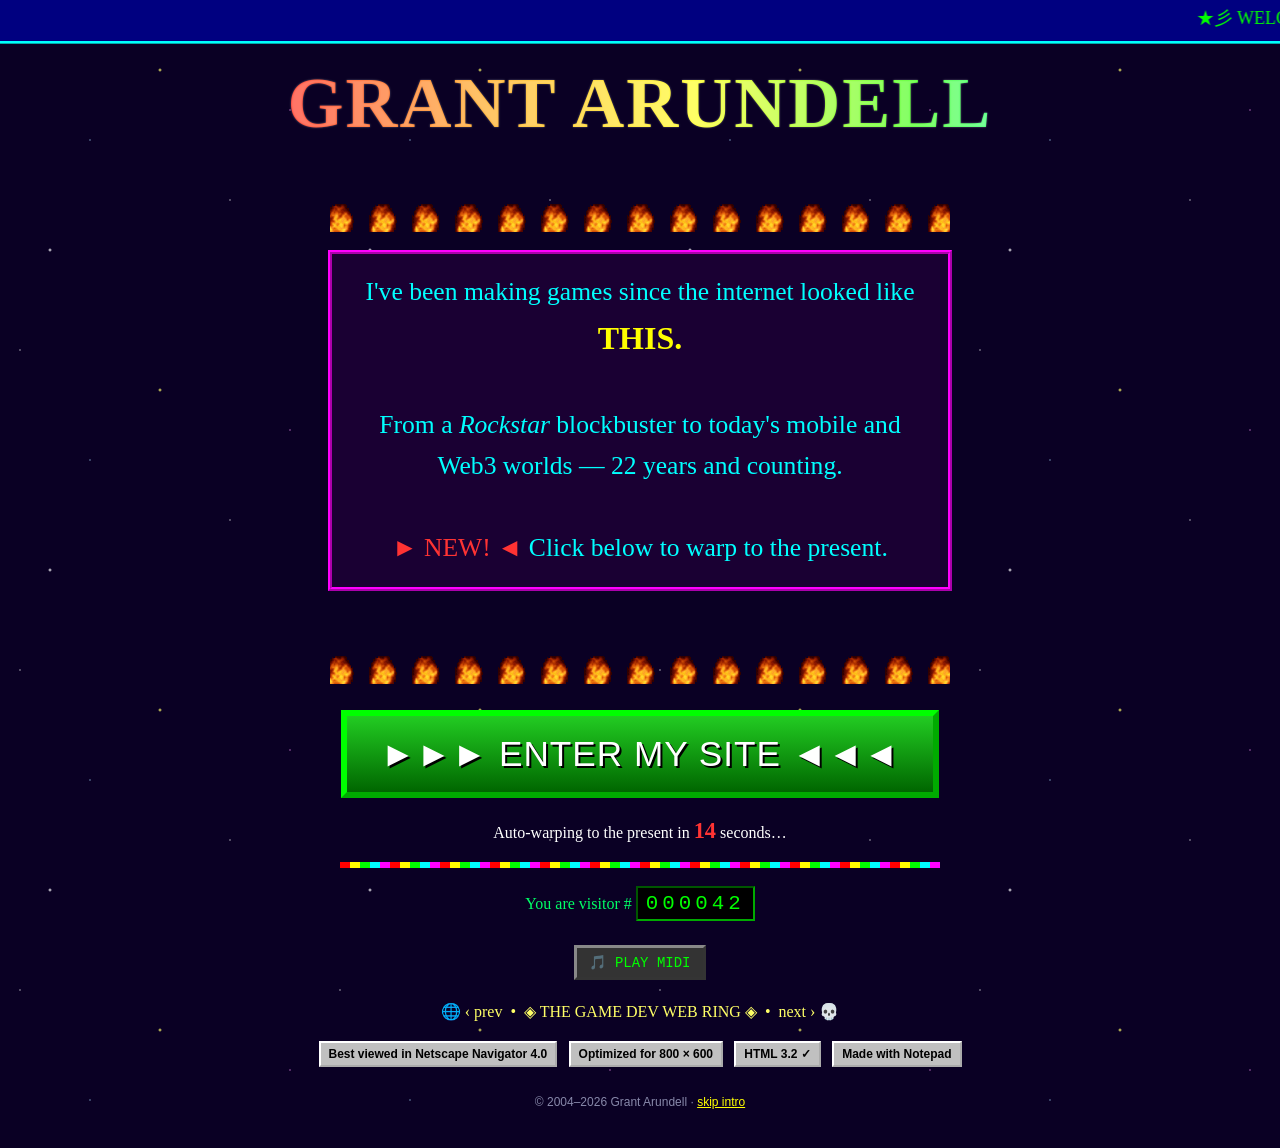
<file: index.html>
<!DOCTYPE html>
<html lang="en">
<head>
  <meta charset="UTF-8" />
  <meta name="viewport" content="width=device-width, initial-scale=1.0" />
  <title>~*~ Welcome to Grant Arundell's Homepage ~*~</title>
  <meta name="description" content="Grant Arundell has been making games since the internet looked like THIS. Enter the site." />
  <style>
    html, body { margin: 0; padding: 0; }
    body {
      background-color: #0a0024;
      background-image:
        radial-gradient(1px 1px at 20px 30px, #ffffff, transparent),
        radial-gradient(1px 1px at 90px 140px, #aaddff, transparent),
        radial-gradient(2px 2px at 160px 70px, #ffff66, transparent),
        radial-gradient(1px 1px at 230px 200px, #ffffff, transparent),
        radial-gradient(1px 1px at 290px 110px, #ff99ff, transparent),
        radial-gradient(2px 2px at 50px 250px, #ffffff, transparent);
      background-repeat: repeat;
      background-size: 320px 320px;
      font-family: "Comic Sans MS", "Comic Sans", "Chalkboard", cursive;
      color: #00ff66;
      text-align: center;
      cursor: crosshair;
      overflow-x: hidden;
    }
    a { color: #ffff00; }
    .top-marquee {
      background: #000080; color: #00ff00; border-bottom: 3px ridge #00ffff;
      font-family: "Times New Roman", serif; font-size: 18px; padding: 6px 0;
    }
    .wrap { max-width: 760px; margin: 18px auto; padding: 0 10px; }
    .title {
      font-size: clamp(2.2rem, 9vw, 4.5rem); font-weight: bold; letter-spacing: 2px;
      background: linear-gradient(90deg, #ff0000, #ff9900, #ffff00, #33ff00, #00ffff, #3366ff, #cc33ff, #ff0000);
      background-size: 200% auto;
      -webkit-background-clip: text; background-clip: text; -webkit-text-fill-color: transparent;
      animation: rainbow 6s linear infinite;
      text-shadow: 0 0 2px rgba(255,255,255,.4);
      margin: 6px 0;
    }
    @keyframes rainbow { to { background-position: 200% center; } }
    .subtitle { font-size: 1.3rem; color: #ff66ff; text-shadow: 2px 2px 0 #000; }
    .blink { animation: blink 1s steps(2, start) infinite; }
    @keyframes blink { to { visibility: hidden; } }
    .message {
      font-family: "Times New Roman", serif; font-size: clamp(1.1rem, 3.2vw, 1.6rem);
      color: #00ffff; background: #1a0033; border: 4px ridge #ff00ff;
      padding: 18px; margin: 18px auto; max-width: 580px; line-height: 1.6;
    }
    .message b { color: #ffff00; font-size: 1.25em; }
    .enter-btn {
      display: inline-block; margin: 14px 0; padding: 18px 34px;
      font-family: "Impact", "Arial Black", sans-serif; font-size: clamp(1.4rem, 5vw, 2.2rem);
      color: #ffffff; text-decoration: none;
      background: linear-gradient(#22cc22, #006600); border: 6px outset #00ff00;
      text-shadow: 2px 2px 0 #000; letter-spacing: 1px;
    }
    .enter-btn:active { border-style: inset; }
    .enter-btn:hover { background: linear-gradient(#33ff33, #009900); }
    .countdown { font-size: 1rem; color: #ffffff; margin-top: 6px; }
    .countdown b { color: #ff3333; font-size: 1.4em; }
    hr.fancy { border: 0; height: 6px; margin: 18px auto; max-width: 600px;
      background: repeating-linear-gradient(90deg, #ff0000 0 10px, #ffff00 10px 20px, #00ff00 20px 30px, #00ffff 30px 40px, #ff00ff 40px 50px); }
    .counter { font-family: "Courier New", monospace; display: inline-block; background: #000;
      color: #00ff00; border: 2px inset #00aa00; padding: 4px 8px; letter-spacing: 4px; font-size: 1.3rem; }
    .badges { margin: 16px auto; font-family: "Arial", sans-serif; font-size: 12px; color: #cccccc; }
    .badge { display: inline-block; background: #c0c0c0; color: #000; border: 2px outset #fff;
      padding: 4px 8px; margin: 4px; font-weight: bold; }
    .webring { font-family: "Times New Roman", serif; color: #ffff66; margin: 14px auto; }
    .tunes { background: #333; color: #0f0; border: 3px outset #888; font-family: monospace;
      font-size: 14px; padding: 6px 12px; cursor: pointer; margin: 8px; }
    .footer { font-size: 12px; color: #8888aa; font-family: "Arial", sans-serif; margin: 24px 0 40px; }
    .firebar { height: 75px; max-width: 620px; margin: 12px auto;
      background: url("assets/img/fire.gif") repeat-x center; image-rendering: pixelated; }
    .spin { display: inline-block; animation: spin 2.4s linear infinite; }
    @keyframes spin { to { transform: rotate(360deg); } }
    .spark { position: fixed; pointer-events: none; z-index: 9999; font-size: 14px;
      animation: fade .8s linear forwards; }
    @keyframes fade { to { opacity: 0; transform: translateY(-14px) scale(.4); } }
    @media (max-width: 600px) {
      body { cursor: default; }
      .wrap { margin: 8px auto; }
      .title { font-size: 2rem; letter-spacing: 0; line-height: 1.05; margin: 4px 0; }
      .top-marquee { font-size: 15px; padding: 4px 0; }
      .firebar { height: 34px; margin: 8px auto; }
      .message { padding: 10px 12px; font-size: 0.92rem; line-height: 1.35; margin: 8px auto; }
      .message br + br { display: none; }
      .enter-btn { display: block; white-space: nowrap; letter-spacing: 0;
        font-size: clamp(0.9rem, 4.6vw, 1.4rem); padding: 12px 8px; margin: 8px auto; }
      .countdown { margin-top: 4px; font-size: 0.95rem; }
      .counter { font-size: 1.1rem; letter-spacing: 2px; }
      .webring { font-size: 13px; }
      .badge { font-size: 11px; padding: 3px 6px; }
    }
  </style>
</head>
<body>
  <div class="top-marquee">
    <marquee scrollamount="6">★彡 WELCOME TO MY HOMEPAGE 彡★ &nbsp; You are visitor number — see below! &nbsp; ✉ Sign my guestbook! &nbsp; 🎮 Now playing: 22 years of shipping games &nbsp; ★彡 WELCOME 彡★</marquee>
  </div>

  <div class="wrap">
    <div class="title">GRANT ARUNDELL</div>
    <div class="firebar" aria-hidden="true"></div>

    <div class="message">
      I've been making games since the internet looked like <b>THIS.</b>
      <br /><br />
      From a <i>Rockstar</i> blockbuster to today's mobile and Web3 worlds — 22 years and counting.
      <br /><br />
      <span class="blink" style="color:#ff3333;">► NEW! ◄</span> Click below to warp to the present.
    </div>

    <div class="firebar" aria-hidden="true"></div>
    <a class="enter-btn" href="home.html">►►► ENTER MY SITE ◄◄◄</a>
    <p class="countdown">Auto-warping to the present in <b id="cd">15</b> seconds…</p>

    <hr class="fancy" />

    <p>You are visitor # <span class="counter" id="hits">000042</span></p>

    <button class="tunes" id="tunes" type="button">🎵 PLAY MIDI</button>

    <div class="webring"><span class="spin">🌐</span> ‹ prev &nbsp;•&nbsp; ◈ THE GAME DEV WEB RING ◈ &nbsp;•&nbsp; next › <span class="spin">💀</span></div>

    <div class="badges">
      <span class="badge">Best viewed in Netscape Navigator 4.0</span>
      <span class="badge">Optimized for 800 × 600</span>
      <span class="badge">HTML 3.2 ✓</span>
      <span class="badge">Made with Notepad</span>
    </div>

    <p class="footer">© 2004–2026 Grant Arundell · <a href="home.html">skip intro</a></p>
  </div>

  <script>
    // ── 15-second auto-warp to the real site ──
    var n = 15, cd = document.getElementById('cd');
    var timer = setInterval(function () {
      n -= 1;
      if (cd) cd.textContent = n;
      if (n <= 0) { clearInterval(timer); window.location.href = 'home.html'; }
    }, 1000);

    // ── Classic visitor hit counter (localStorage) ──
    try {
      var v = parseInt(localStorage.getItem('visit_count') || '41', 10) + 1;
      localStorage.setItem('visit_count', v);
      document.getElementById('hits').textContent = String(v).padStart(6, '0');
    } catch (e) {}

    // ── Sparkle cursor trail ──
    var last = 0;
    document.addEventListener('mousemove', function (e) {
      var now = Date.now();
      if (now - last < 40) return;
      last = now;
      var s = document.createElement('span');
      s.className = 'spark';
      s.textContent = ['✦', '✧', '⋆', '✩'][Math.floor((now / 40) % 4)];
      s.style.left = e.clientX + 'px';
      s.style.top = e.clientY + 'px';
      s.style.color = ['#ff0', '#0ff', '#f0f', '#fff'][Math.floor((now / 40) % 4)];
      document.body.appendChild(s);
      setTimeout(function () { s.remove(); }, 800);
    });

    // ── Cheesy WebAudio "MIDI" loop ──
    var actx = null, step = 0, seq = null, playing = false;
    var notes = [262, 330, 392, 523, 392, 330, 294, 349]; // little major-key noodle
    var btn = document.getElementById('tunes');
    btn.addEventListener('click', function () {
      if (!playing) {
        actx = actx || new (window.AudioContext || window.webkitAudioContext)();
        playing = true; btn.textContent = '🔇 STOP MIDI';
        seq = setInterval(function () {
          var o = actx.createOscillator(), g = actx.createGain();
          o.type = 'square'; o.frequency.value = notes[step % notes.length];
          g.gain.value = 0.06; o.connect(g); g.connect(actx.destination);
          o.start(); o.stop(actx.currentTime + 0.18);
          step += 1;
        }, 220);
      } else {
        playing = false; btn.textContent = '🎵 PLAY MIDI';
        clearInterval(seq);
      }
    });
  </script>
</body>
</html>
</file>
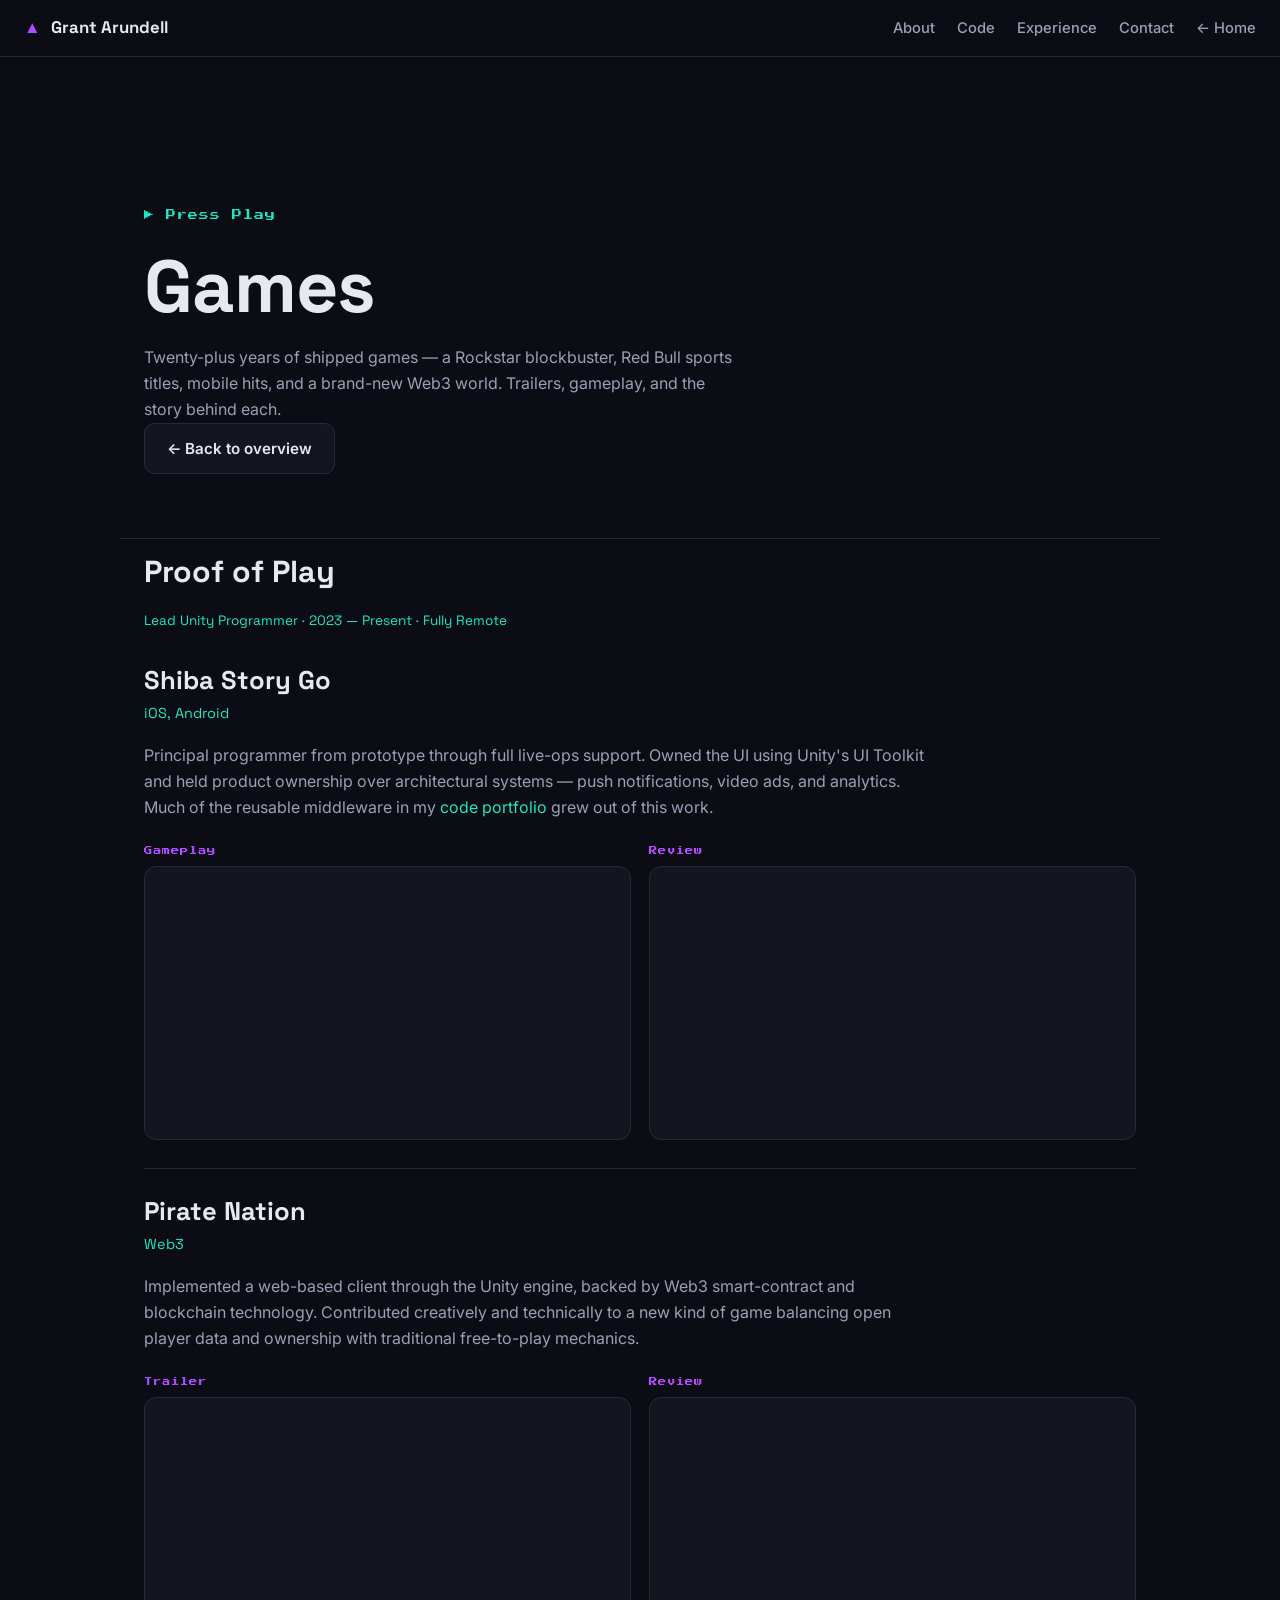
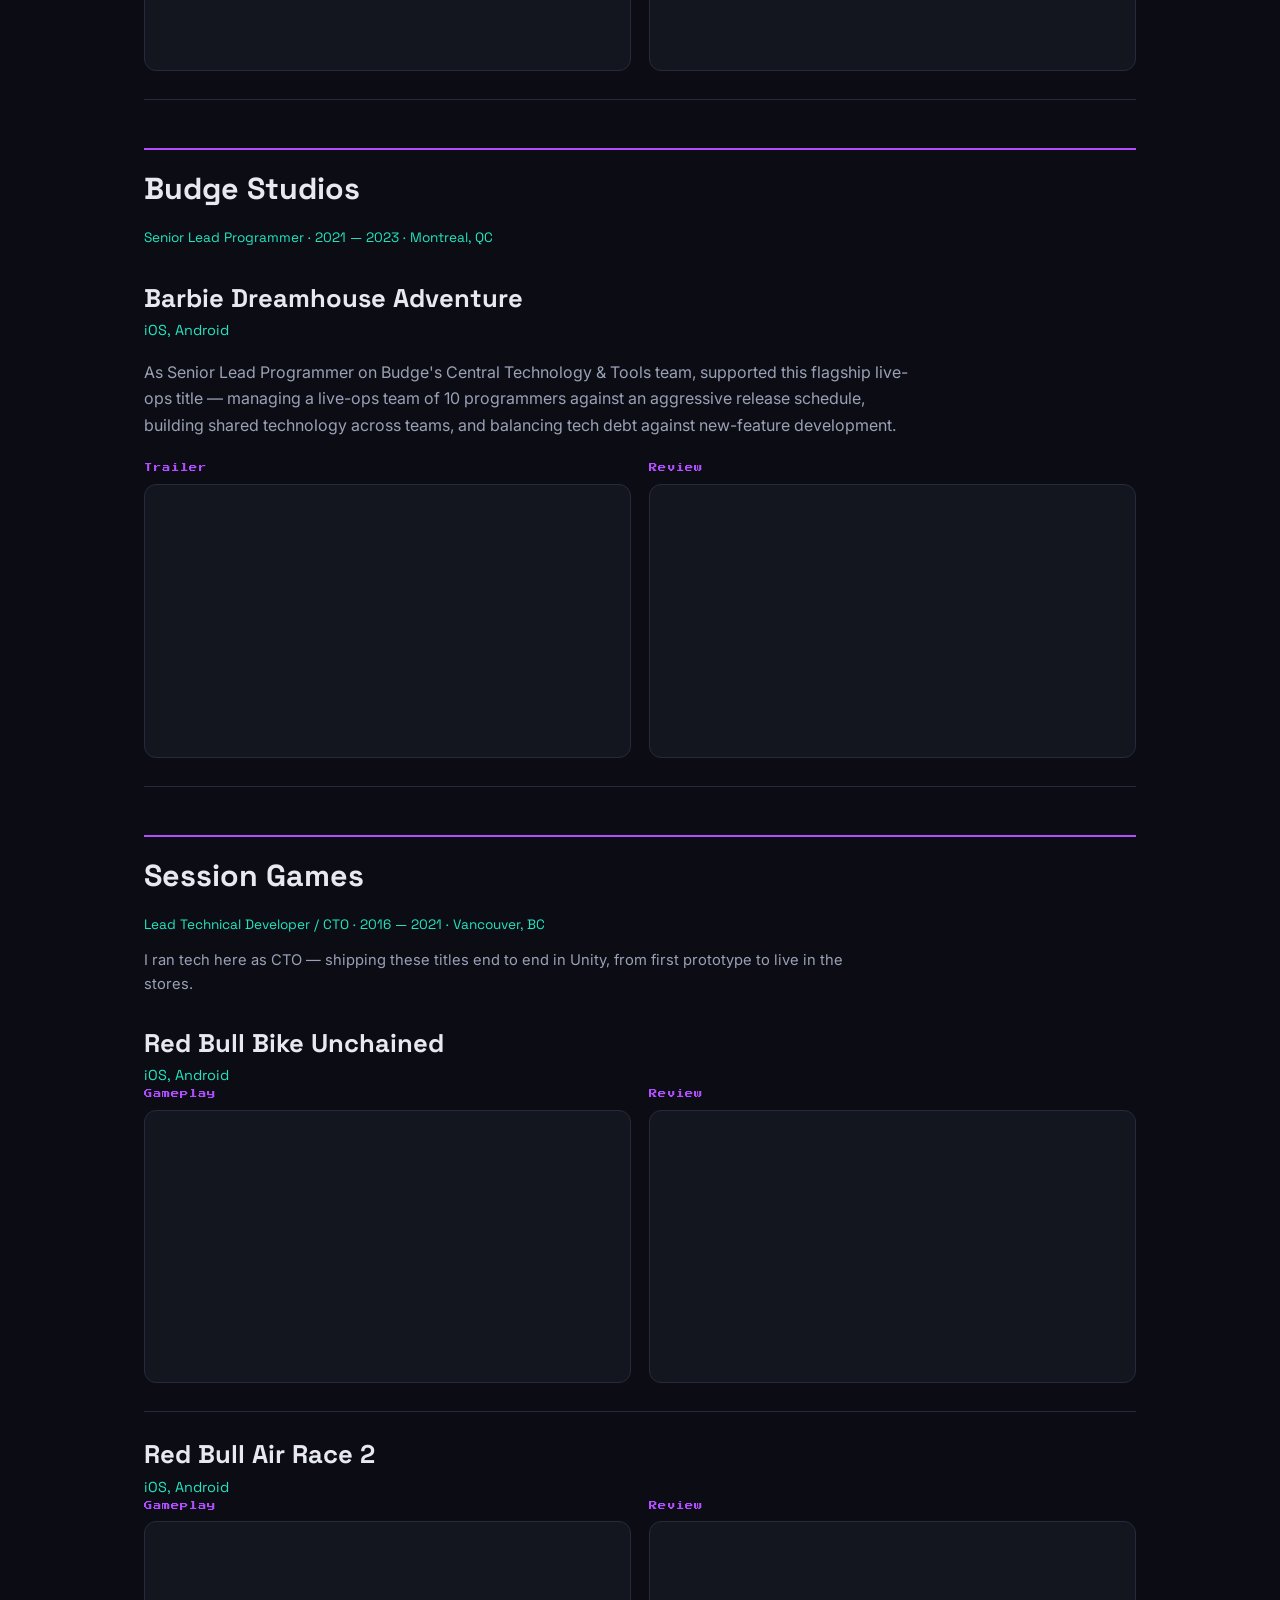
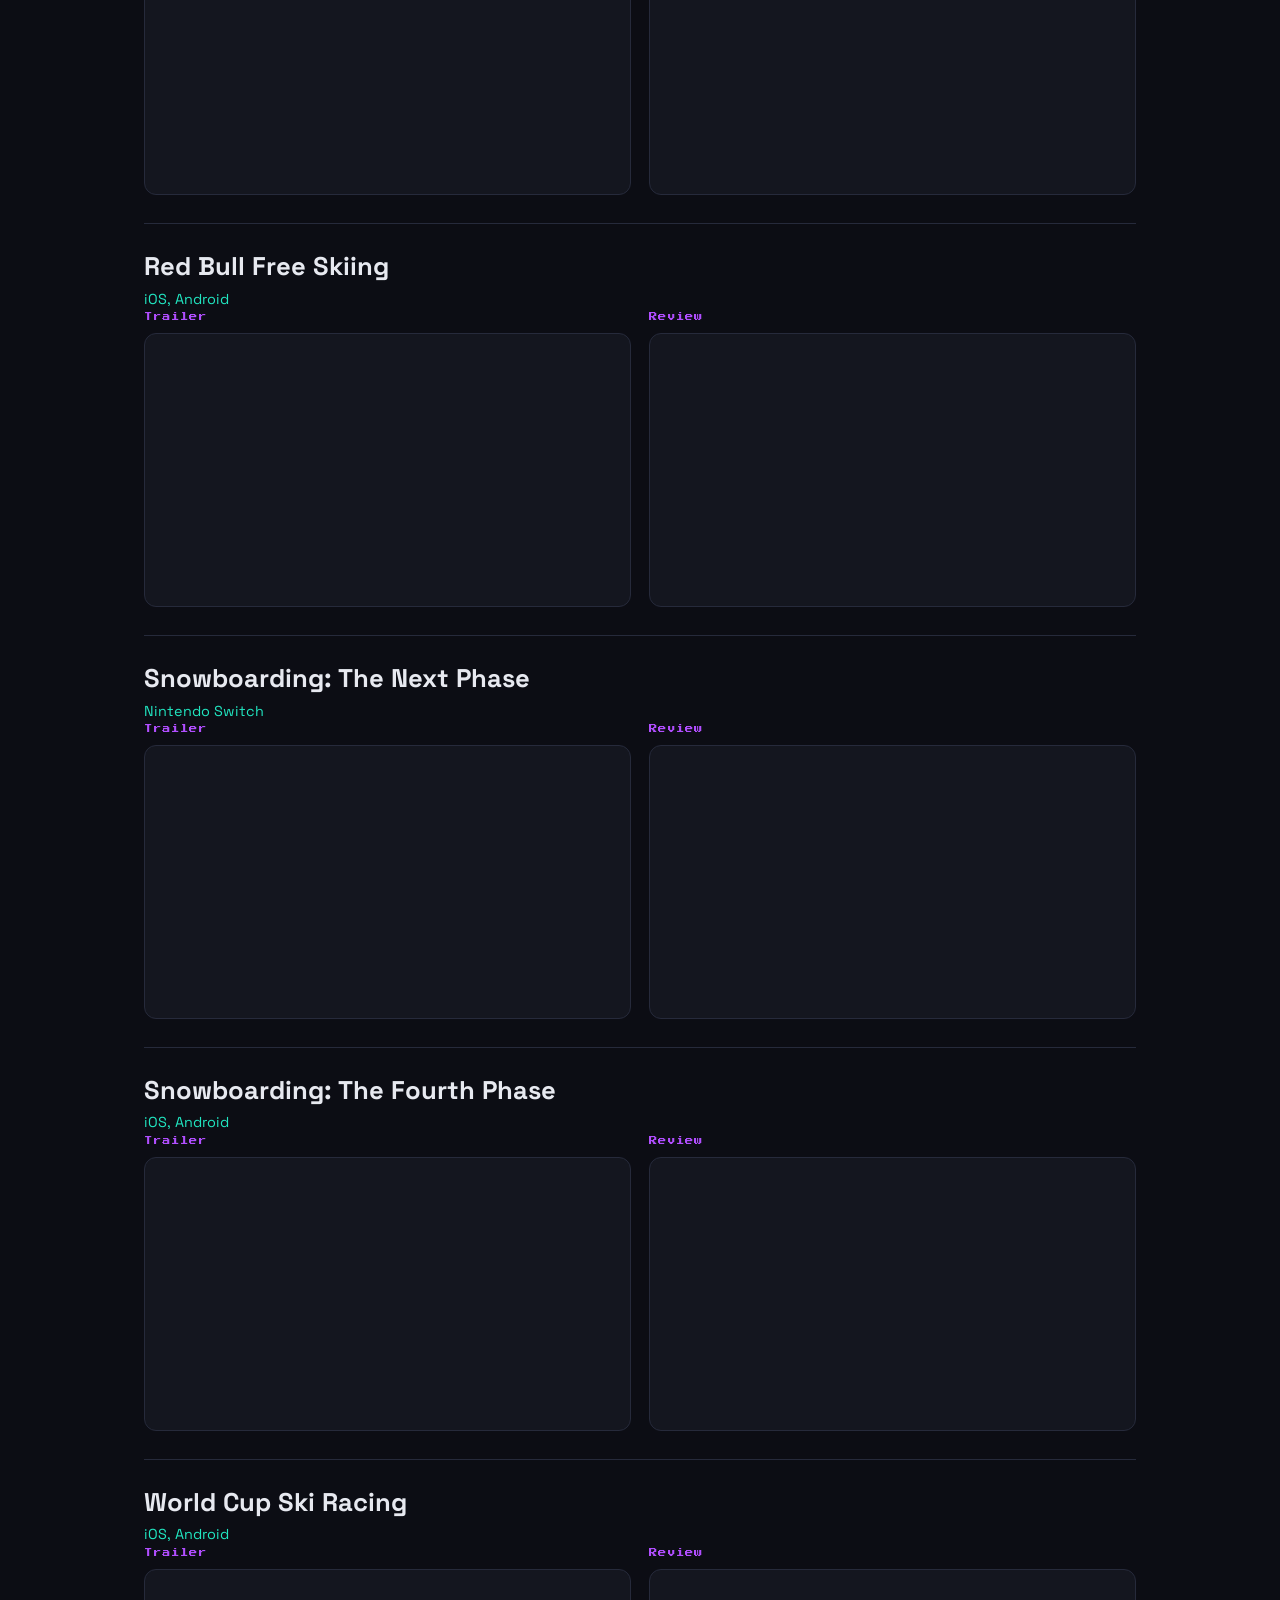
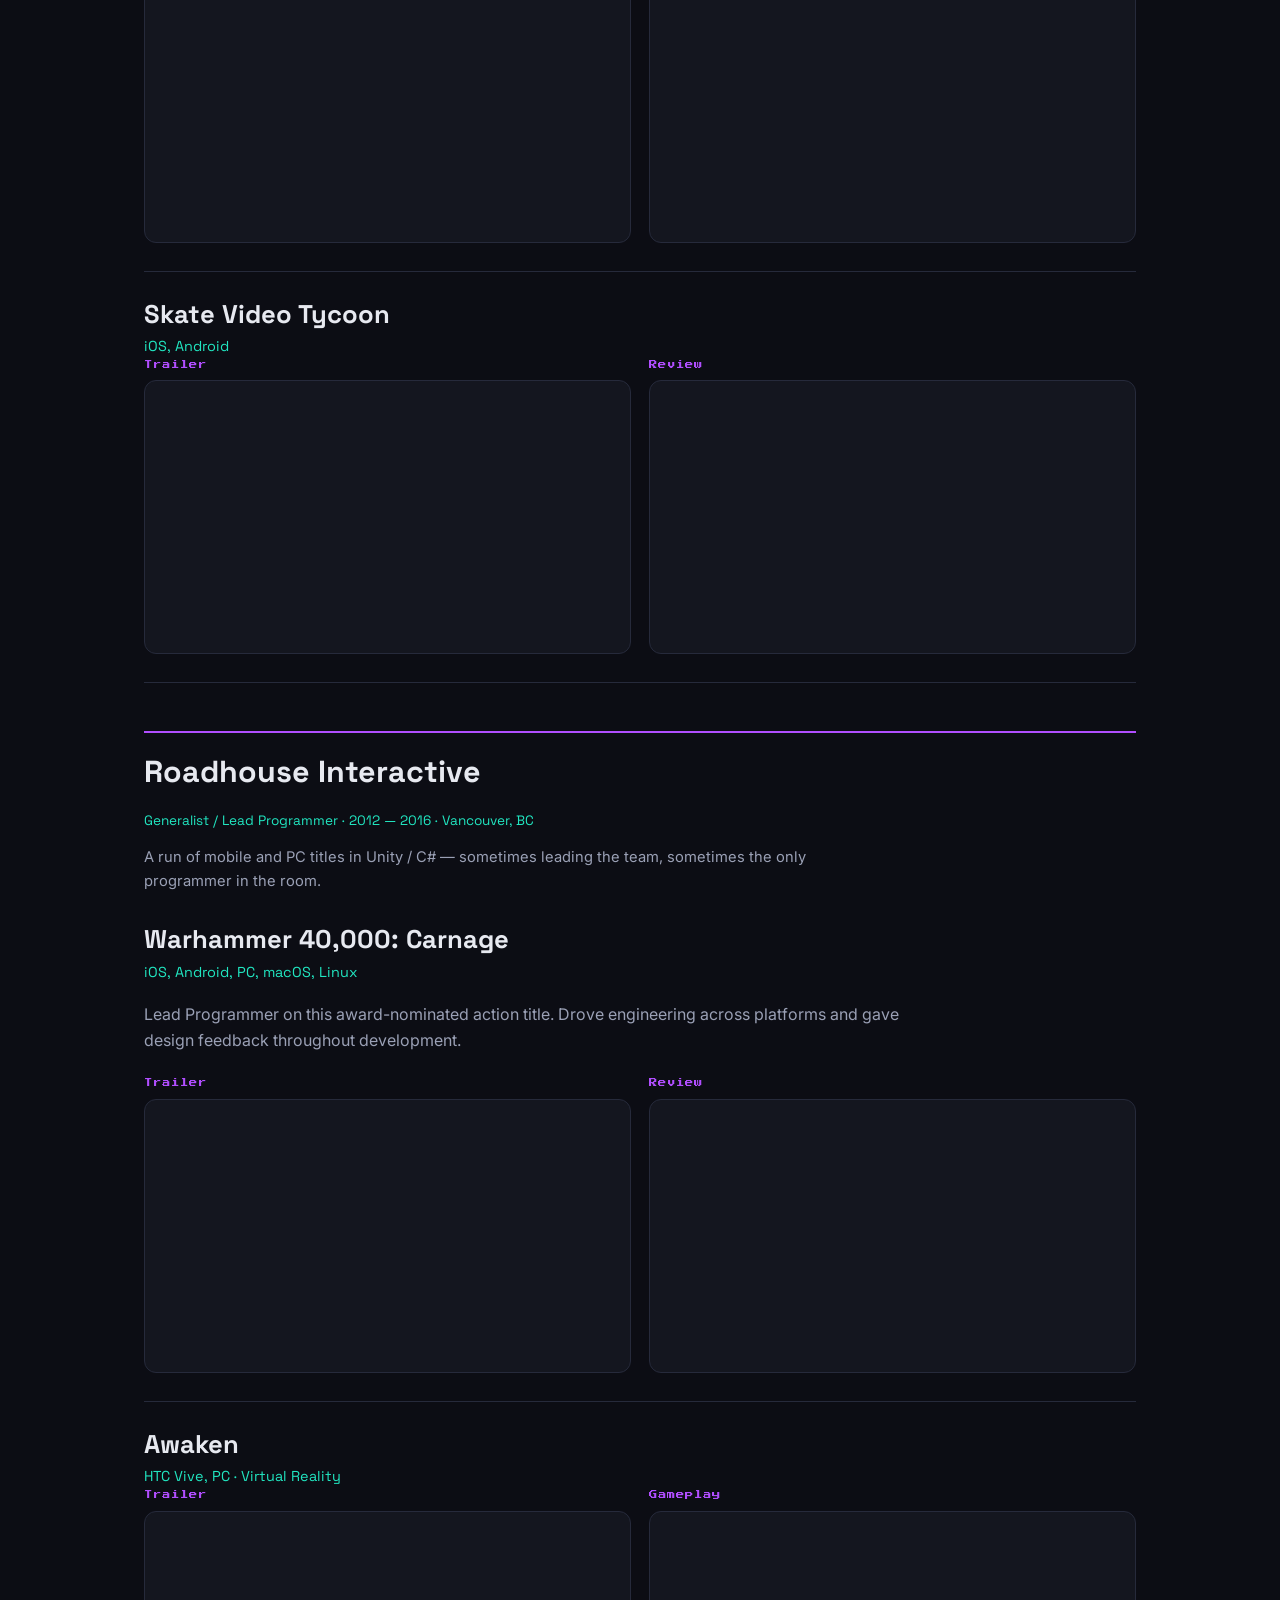
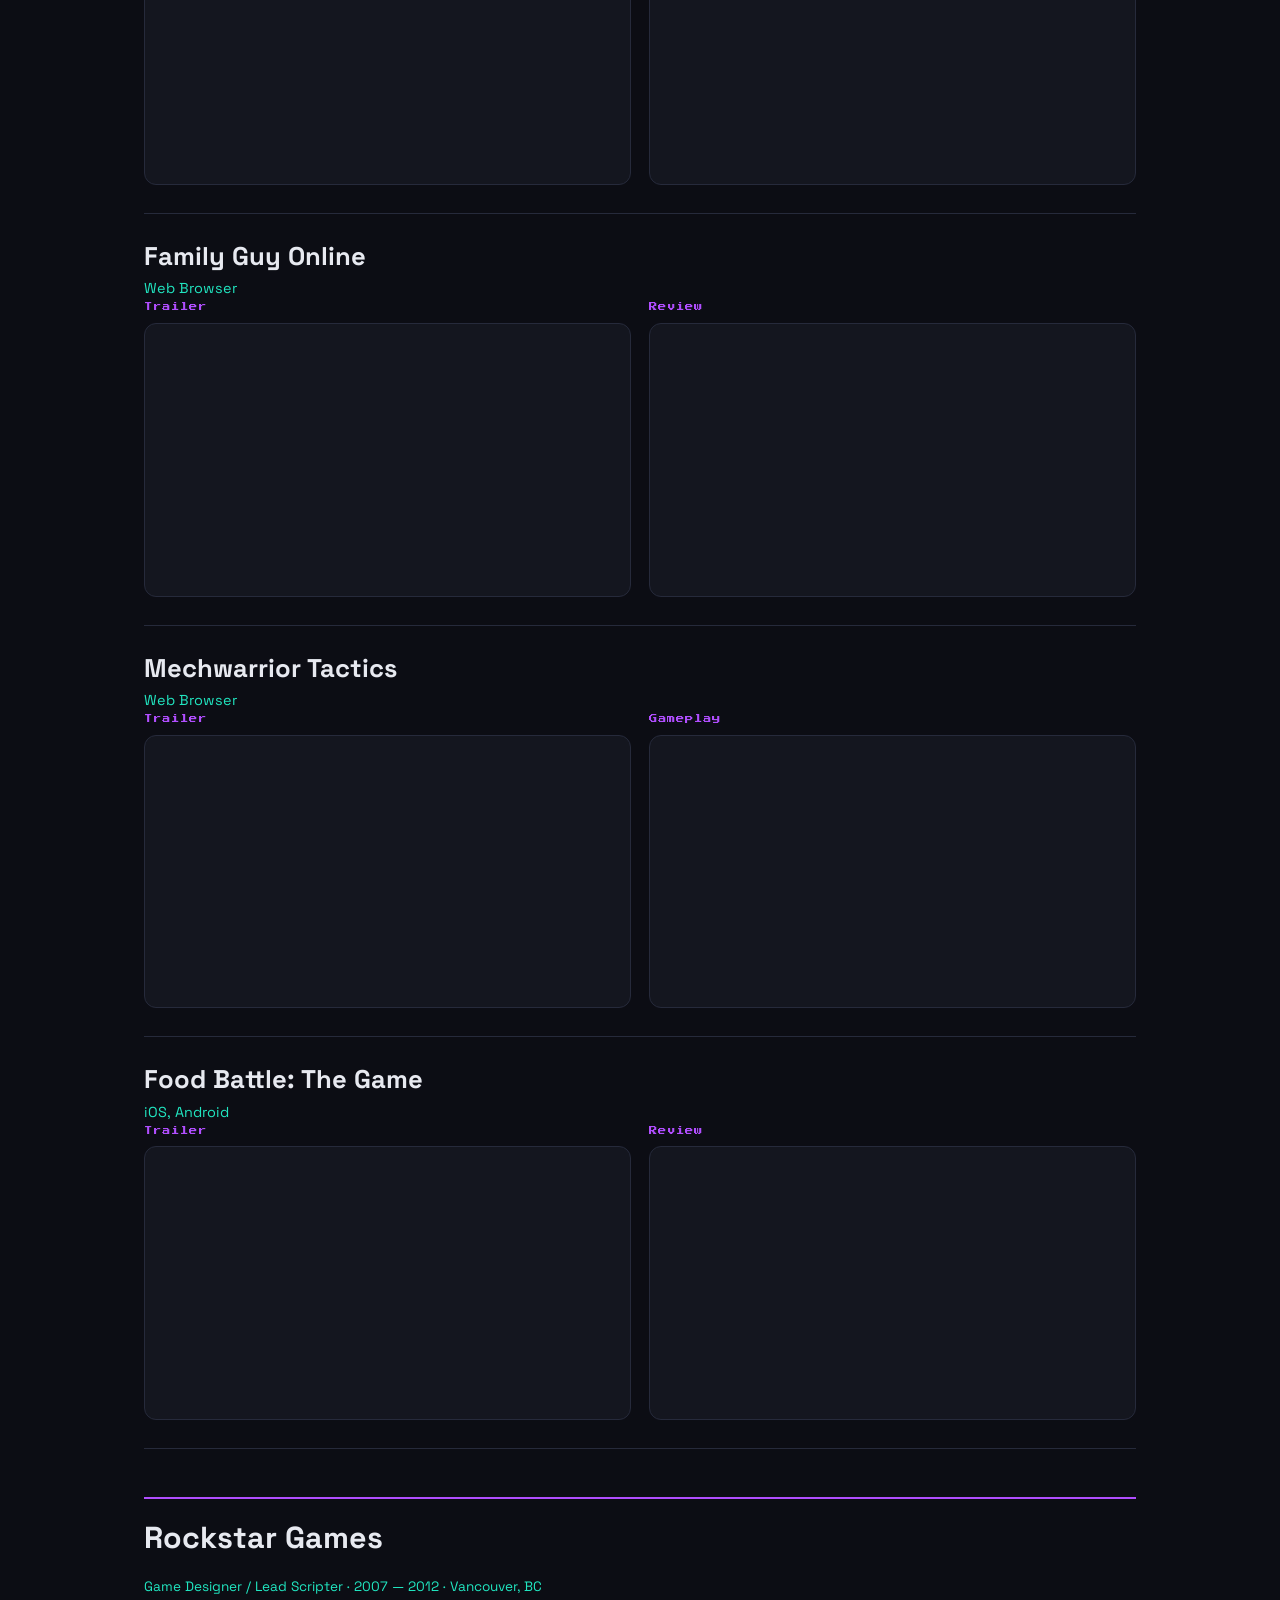
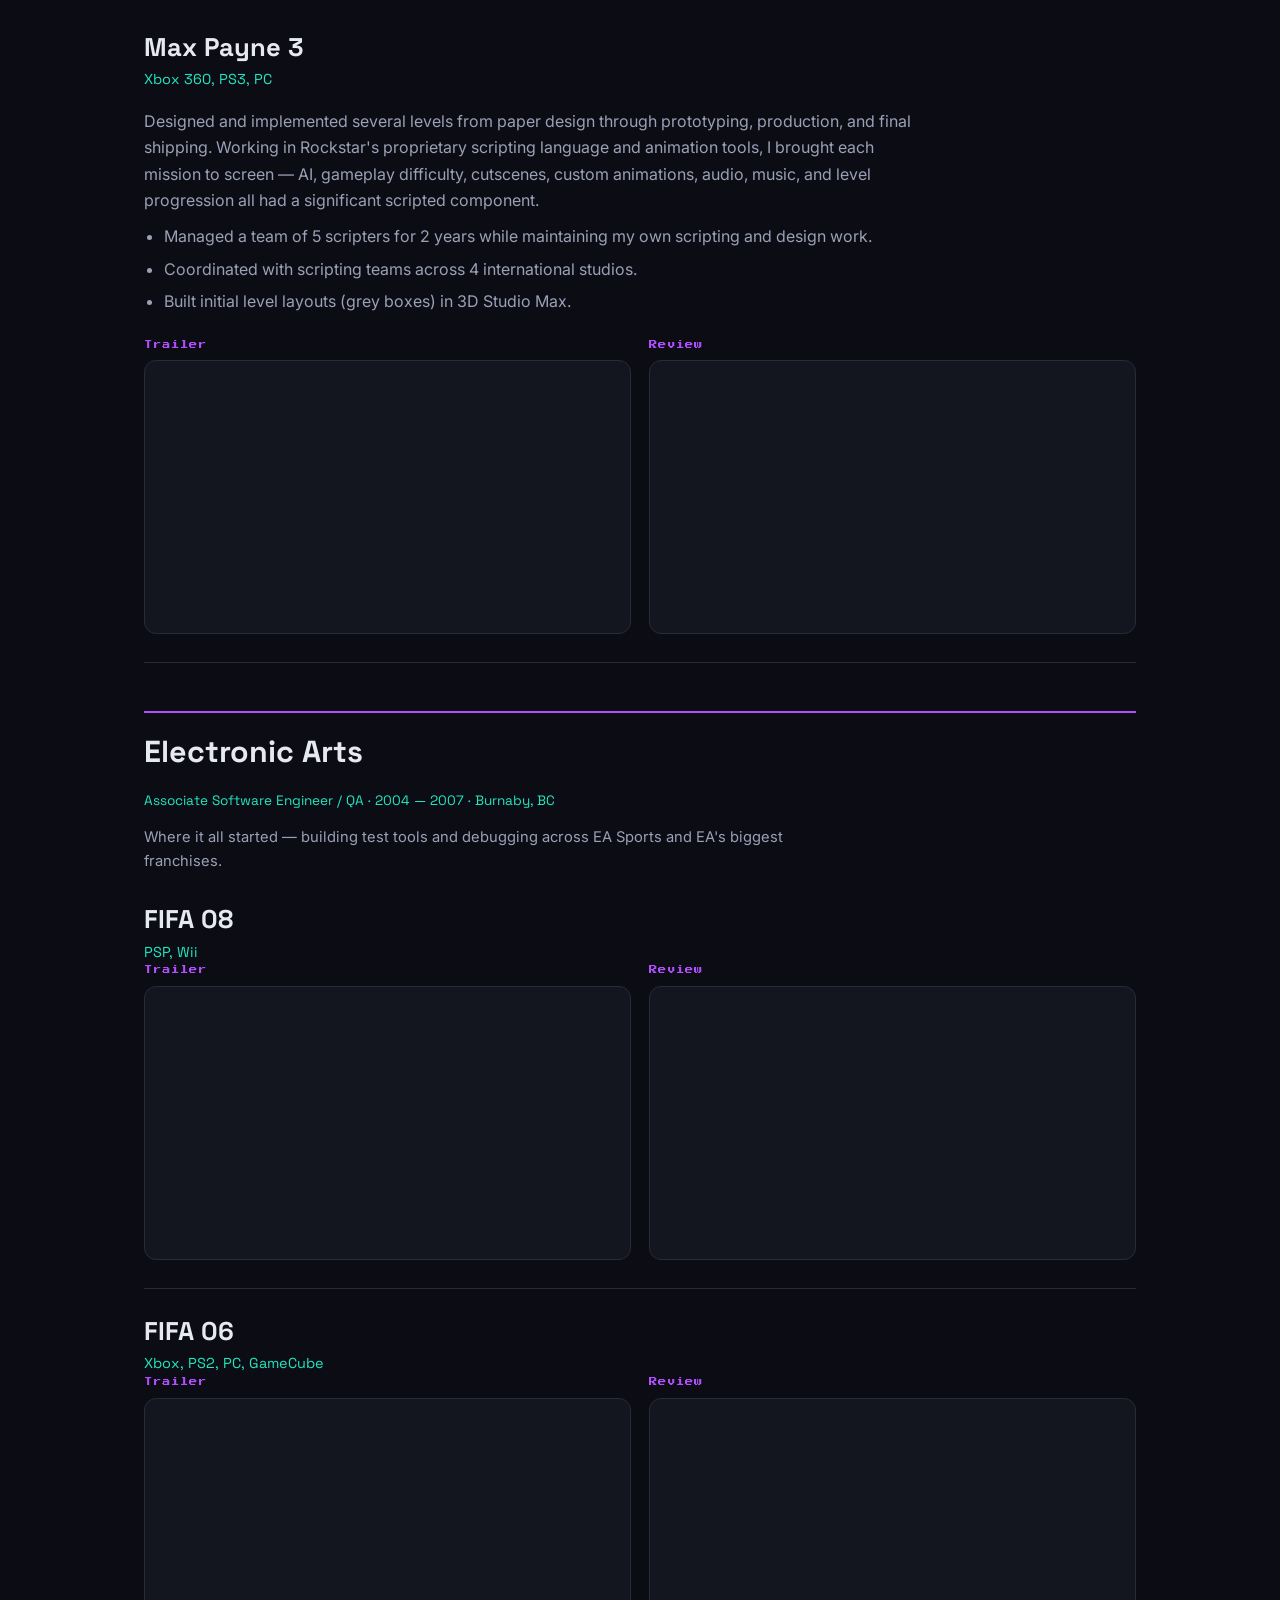
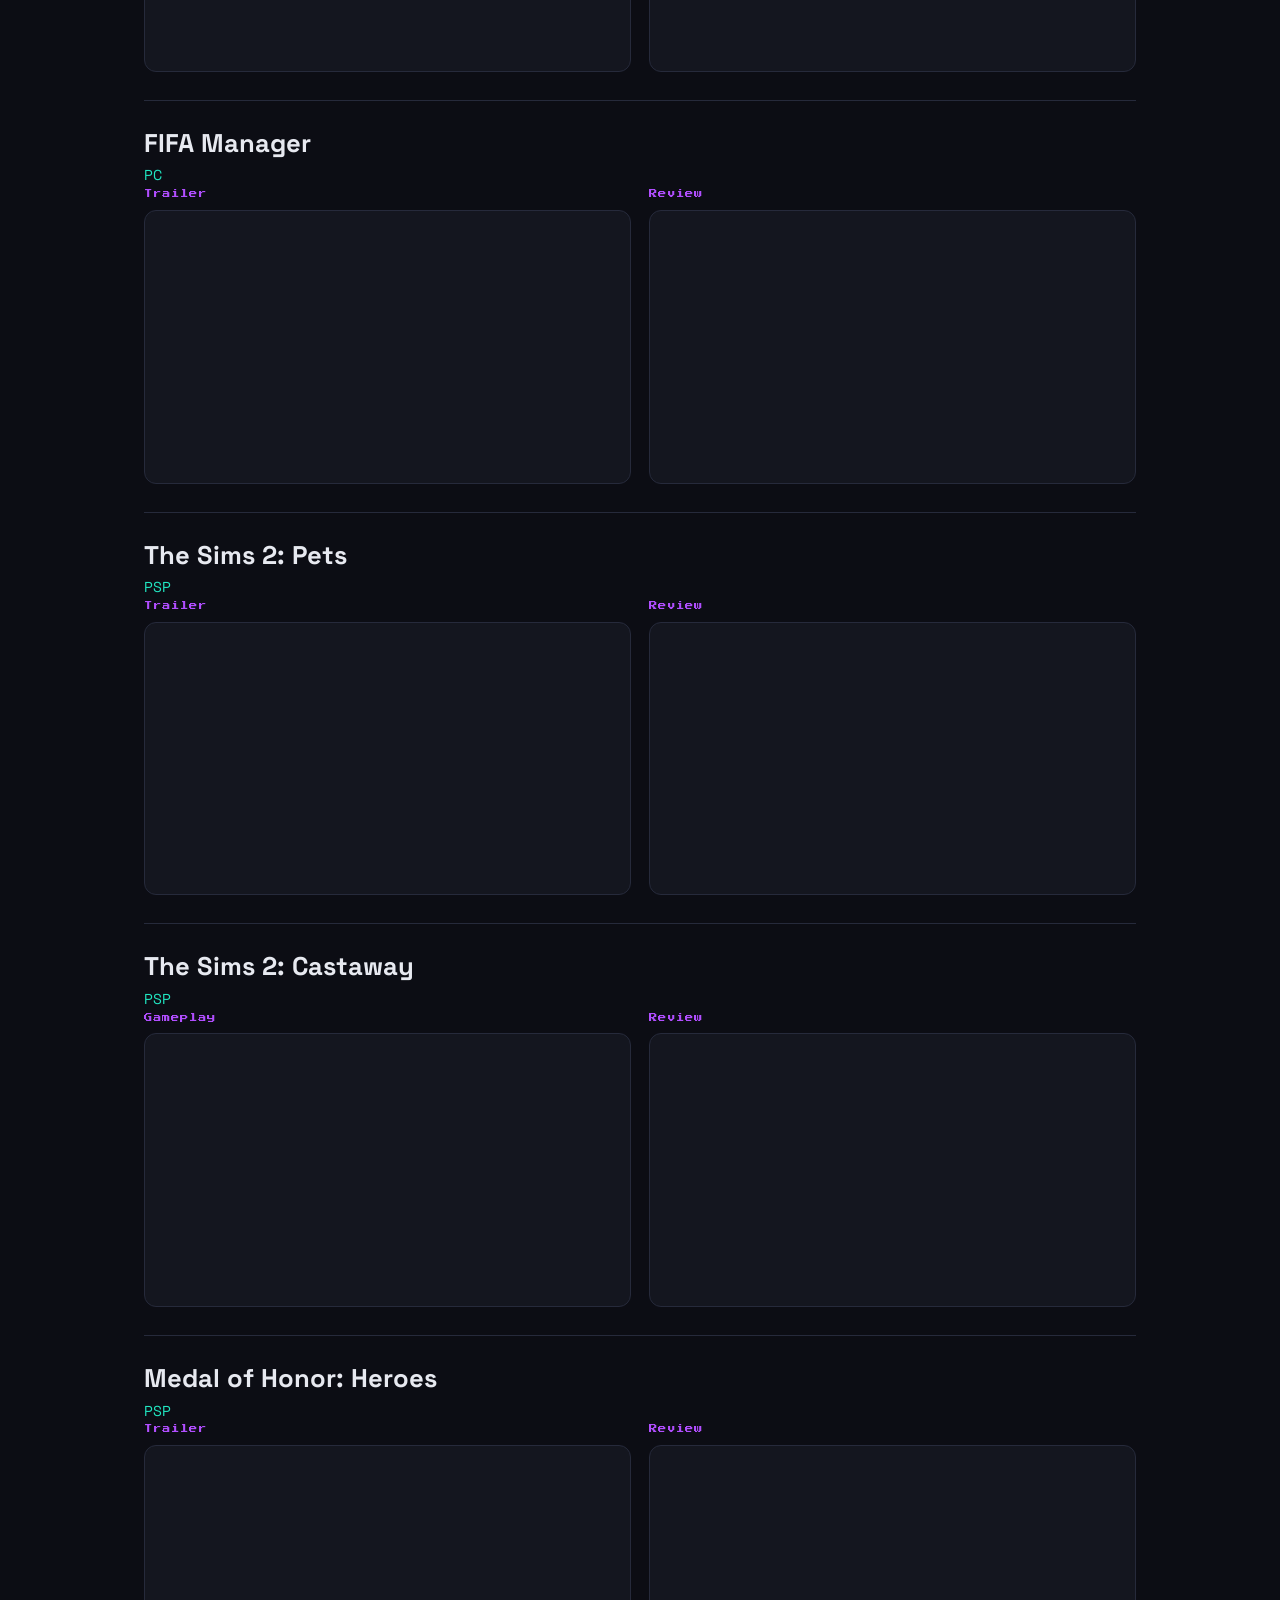
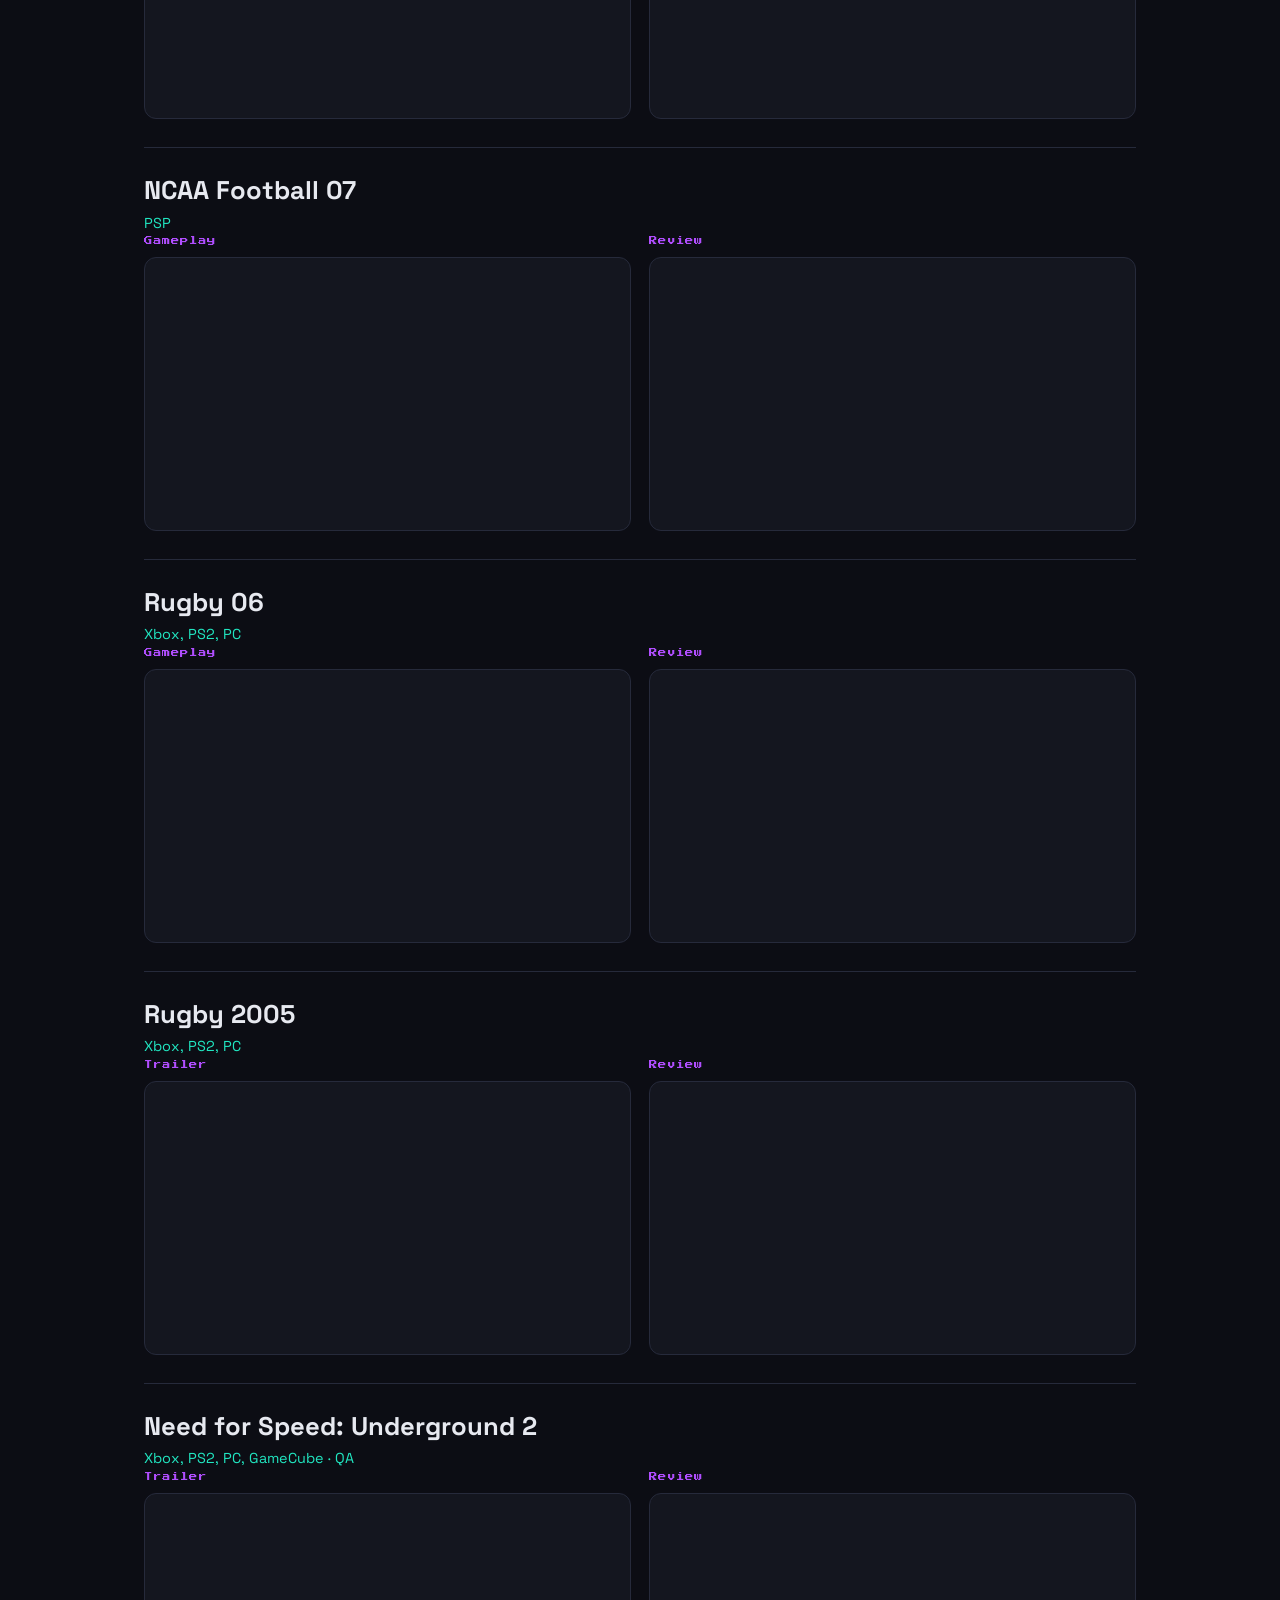
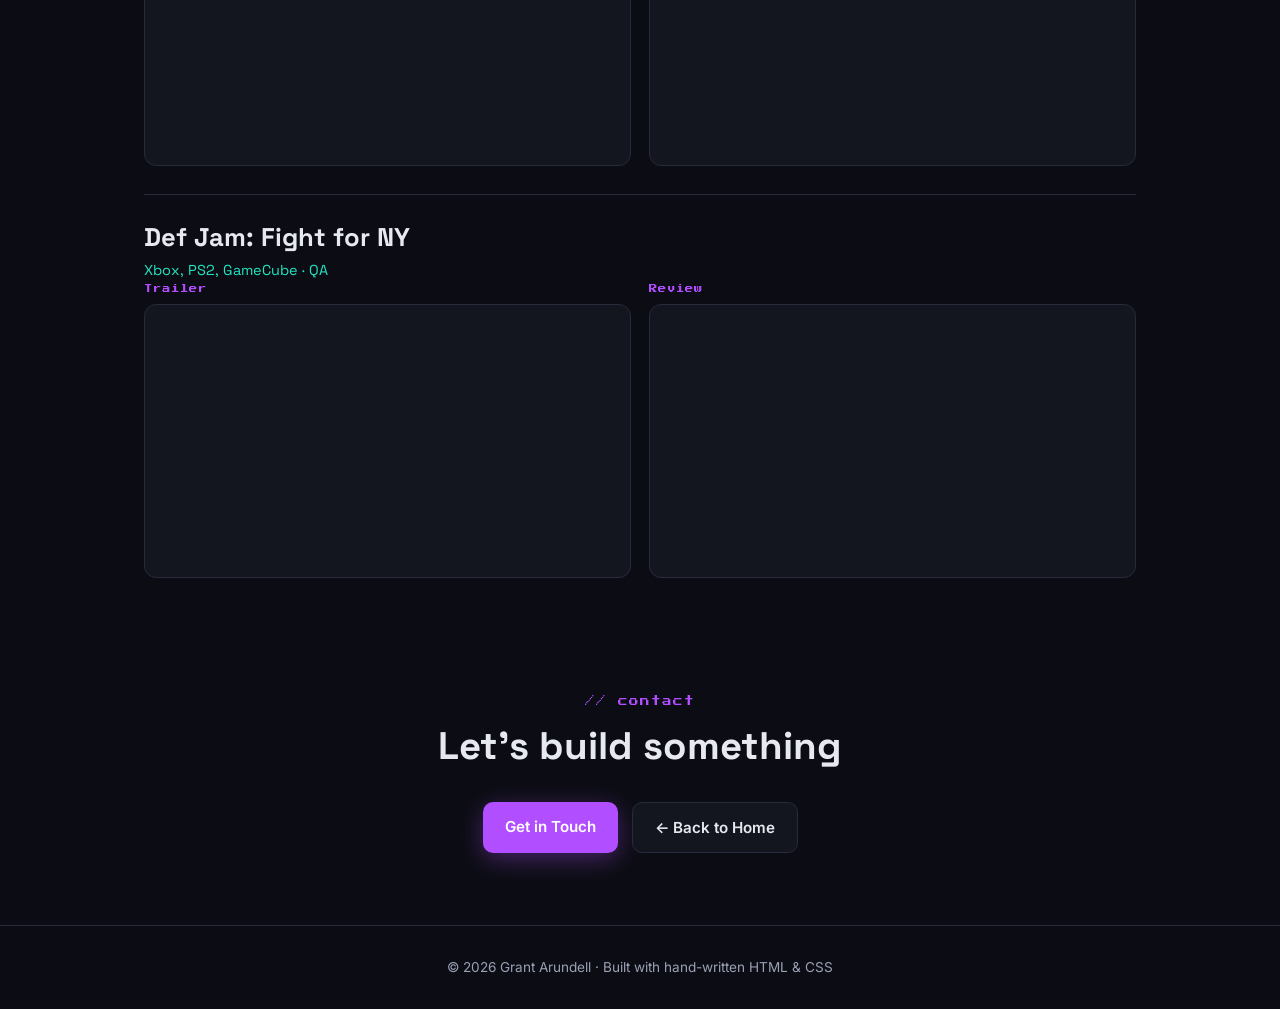
<file: games.html>
<!DOCTYPE html>
<html lang="en">
<head>
  <meta charset="UTF-8" />
  <meta name="viewport" content="width=device-width, initial-scale=1.0" />
  <title>Games — Grant Arundell</title>
  <meta name="description" content="The full list of games Grant Arundell has worked on since 2004 — from Max Payne 3 at Rockstar to mobile live-ops titles — with trailers and a breakdown of the work on each." />
  <link rel="preconnect" href="https://fonts.googleapis.com" />
  <link rel="preconnect" href="https://fonts.gstatic.com" crossorigin />
  <link href="https://fonts.googleapis.com/css2?family=Press+Start+2P&family=Space+Grotesk:wght@400;500;600;700&family=Inter:wght@400;500;600&display=swap" rel="stylesheet" />
  <link rel="stylesheet" href="styles.css" />
</head>
<body>
  <header class="nav">
    <a href="home.html#top" class="brand"><span class="brand-mark">▲</span> Grant Arundell</a>
    <button class="nav-toggle" aria-label="Toggle menu" aria-expanded="false">☰</button>
    <nav class="nav-links">
      <a href="home.html#about">About</a>
      <a href="home.html#code">Code</a>
      <a href="home.html#experience">Experience</a>
      <a href="home.html#contact">Contact</a>
      <a href="home.html">← Home</a>
    </nav>
  </header>

  <main id="top">
    <section class="hero games-hero">
      <p class="kicker">▶ Press Play</p>
      <h1>Games</h1>
      <p class="hero-sub">Twenty-plus years of shipped games — a Rockstar blockbuster, Red Bull sports titles,
        mobile hits, and a brand-new Web3 world. Trailers, gameplay, and the story behind each.</p>
      <a class="btn btn-ghost" href="home.html#games">← Back to overview</a>
    </section>

    <div class="section games-list">

      <!-- ===== PROOF OF PLAY ===== -->
      <div class="studio-divider">
        <h2>Proof of Play</h2>
        <p class="studio-meta">Lead Unity Programmer · 2023 — Present · Fully Remote</p>
      </div>

      <article class="game">
        <div class="game-head"><h3>Shiba Story Go</h3><p class="game-meta">iOS, Android</p></div>
        <div class="game-work">
          <p>Principal programmer from prototype through full live-ops support. Owned the UI using Unity's UI
            Toolkit and held product ownership over architectural systems — push notifications, video ads, and
            analytics. Much of the reusable middleware in my <a href="home.html#code">code portfolio</a> grew
            out of this work.</p>
        </div>
        <div class="game-videos">
          <div class="video-slot"><p class="video-label">Gameplay</p><div class="video-embed"><iframe src="https://www.youtube-nocookie.com/embed/E35wDHVBIkA" title="Shiba Story Go — Gameplay" loading="lazy" allow="accelerometer; clipboard-write; encrypted-media; gyroscope; picture-in-picture" allowfullscreen></iframe></div></div>
          <div class="video-slot"><p class="video-label">Review</p><div class="video-embed"><iframe src="https://www.youtube-nocookie.com/embed/BYPMcGjJbsU" title="Shiba Story Go — Review" loading="lazy" allow="accelerometer; clipboard-write; encrypted-media; gyroscope; picture-in-picture" allowfullscreen></iframe></div></div>
        </div>
      </article>

      <article class="game">
        <div class="game-head"><h3>Pirate Nation</h3><p class="game-meta">Web3</p></div>
        <div class="game-work">
          <p>Implemented a web-based client through the Unity engine, backed by Web3 smart-contract and
            blockchain technology. Contributed creatively and technically to a new kind of game balancing open
            player data and ownership with traditional free-to-play mechanics.</p>
        </div>
        <div class="game-videos">
          <div class="video-slot"><p class="video-label">Trailer</p><div class="video-embed"><iframe src="https://www.youtube-nocookie.com/embed/ORMdplDa10I" title="Pirate Nation — Trailer" loading="lazy" allow="accelerometer; clipboard-write; encrypted-media; gyroscope; picture-in-picture" allowfullscreen></iframe></div></div>
          <div class="video-slot"><p class="video-label">Review</p><div class="video-embed"><iframe src="https://www.youtube-nocookie.com/embed/GlfWLZjQhS0" title="Pirate Nation — Review" loading="lazy" allow="accelerometer; clipboard-write; encrypted-media; gyroscope; picture-in-picture" allowfullscreen></iframe></div></div>
        </div>
      </article>

      <!-- ===== BUDGE STUDIOS ===== -->
      <div class="studio-divider">
        <h2>Budge Studios</h2>
        <p class="studio-meta">Senior Lead Programmer · 2021 — 2023 · Montreal, QC</p>
      </div>

      <article class="game">
        <div class="game-head"><h3>Barbie Dreamhouse Adventure</h3><p class="game-meta">iOS, Android</p></div>
        <div class="game-work">
          <p>As Senior Lead Programmer on Budge's Central Technology &amp; Tools team, supported this flagship
            live-ops title — managing a live-ops team of 10 programmers against an aggressive release schedule,
            building shared technology across teams, and balancing tech debt against new-feature development.</p>
        </div>
        <div class="game-videos">
          <div class="video-slot"><p class="video-label">Trailer</p><div class="video-embed"><iframe src="https://www.youtube-nocookie.com/embed/59Tz3TeLhIk" title="Barbie Dreamhouse Adventures — Official Trailer" loading="lazy" allow="accelerometer; clipboard-write; encrypted-media; gyroscope; picture-in-picture" allowfullscreen></iframe></div></div>
          <div class="video-slot"><p class="video-label">Review</p><div class="video-embed"><iframe src="https://www.youtube-nocookie.com/embed/aXluspNlRt8" title="Barbie Dreamhouse Adventures — Review" loading="lazy" allow="accelerometer; clipboard-write; encrypted-media; gyroscope; picture-in-picture" allowfullscreen></iframe></div></div>
        </div>
      </article>

      <!-- ===== SESSION GAMES ===== -->
      <div class="studio-divider">
        <h2>Session Games</h2>
        <p class="studio-meta">Lead Technical Developer / CTO · 2016 — 2021 · Vancouver, BC</p>
      </div>
      <p class="studio-note">I ran tech here as CTO — shipping these titles end to end in Unity, from first
        prototype to live in the stores.</p>

      <article class="game">
        <div class="game-head"><h3>Red Bull Bike Unchained</h3><p class="game-meta">iOS, Android</p></div>
        <div class="game-videos">
          <div class="video-slot"><p class="video-label">Gameplay</p><div class="video-embed"><iframe src="https://www.youtube-nocookie.com/embed/QoeRa03OVA0" title="Red Bull Bike Unchained — Gameplay" loading="lazy" allow="accelerometer; clipboard-write; encrypted-media; gyroscope; picture-in-picture" allowfullscreen></iframe></div></div>
          <div class="video-slot"><p class="video-label">Review</p><div class="video-embed"><iframe src="https://www.youtube-nocookie.com/embed/J__3HBq8xfk" title="Red Bull Bike Unchained — Review" loading="lazy" allow="accelerometer; clipboard-write; encrypted-media; gyroscope; picture-in-picture" allowfullscreen></iframe></div></div>
        </div>
      </article>

      <article class="game">
        <div class="game-head"><h3>Red Bull Air Race 2</h3><p class="game-meta">iOS, Android</p></div>
        <div class="game-videos">
          <div class="video-slot"><p class="video-label">Gameplay</p><div class="video-embed"><iframe src="https://www.youtube-nocookie.com/embed/1x4jXx918aI" title="Red Bull Air Race 2 — Gameplay" loading="lazy" allow="accelerometer; clipboard-write; encrypted-media; gyroscope; picture-in-picture" allowfullscreen></iframe></div></div>
          <div class="video-slot"><p class="video-label">Review</p><div class="video-embed"><iframe src="https://www.youtube-nocookie.com/embed/5ps1t9vQnRM" title="Red Bull Air Race 2 — Review" loading="lazy" allow="accelerometer; clipboard-write; encrypted-media; gyroscope; picture-in-picture" allowfullscreen></iframe></div></div>
        </div>
      </article>

      <article class="game">
        <div class="game-head"><h3>Red Bull Free Skiing</h3><p class="game-meta">iOS, Android</p></div>
        <div class="game-videos">
          <div class="video-slot"><p class="video-label">Trailer</p><div class="video-embed"><iframe src="https://www.youtube-nocookie.com/embed/Ml_3Gk9bUOQ" title="Red Bull Free Skiing — Trailer" loading="lazy" allow="accelerometer; clipboard-write; encrypted-media; gyroscope; picture-in-picture" allowfullscreen></iframe></div></div>
          <div class="video-slot"><p class="video-label">Review</p><div class="video-embed"><iframe src="https://www.youtube-nocookie.com/embed/awbP31yWuEg" title="Red Bull Free Skiing — Review" loading="lazy" allow="accelerometer; clipboard-write; encrypted-media; gyroscope; picture-in-picture" allowfullscreen></iframe></div></div>
        </div>
      </article>

      <article class="game">
        <div class="game-head"><h3>Snowboarding: The Next Phase</h3><p class="game-meta">Nintendo Switch</p></div>
        <div class="game-videos">
          <div class="video-slot"><p class="video-label">Trailer</p><div class="video-embed"><iframe src="https://www.youtube-nocookie.com/embed/JwH8sGcEPj8" title="Snowboarding: The Next Phase — Debut Trailer" loading="lazy" allow="accelerometer; clipboard-write; encrypted-media; gyroscope; picture-in-picture" allowfullscreen></iframe></div></div>
          <div class="video-slot"><p class="video-label">Review</p><div class="video-embed"><iframe src="https://www.youtube-nocookie.com/embed/yOO0e9Uuer0" title="Snowboarding: The Next Phase — Review" loading="lazy" allow="accelerometer; clipboard-write; encrypted-media; gyroscope; picture-in-picture" allowfullscreen></iframe></div></div>
        </div>
      </article>

      <article class="game">
        <div class="game-head"><h3>Snowboarding: The Fourth Phase</h3><p class="game-meta">iOS, Android</p></div>
        <div class="game-videos">
          <div class="video-slot"><p class="video-label">Trailer</p><div class="video-embed"><iframe src="https://www.youtube-nocookie.com/embed/Q-FTdY0u9yU" title="Snowboarding: The Fourth Phase — Trailer" loading="lazy" allow="accelerometer; clipboard-write; encrypted-media; gyroscope; picture-in-picture" allowfullscreen></iframe></div></div>
          <div class="video-slot"><p class="video-label">Review</p><div class="video-embed"><iframe src="https://www.youtube-nocookie.com/embed/PiG_Ca-y3cg" title="Snowboarding: The Fourth Phase — Review" loading="lazy" allow="accelerometer; clipboard-write; encrypted-media; gyroscope; picture-in-picture" allowfullscreen></iframe></div></div>
        </div>
      </article>

      <article class="game">
        <div class="game-head"><h3>World Cup Ski Racing</h3><p class="game-meta">iOS, Android</p></div>
        <div class="game-videos">
          <div class="video-slot"><p class="video-label">Trailer</p><div class="video-embed"><iframe src="https://www.youtube-nocookie.com/embed/u5V26--kZn0" title="World Cup Ski Racing — First Look" loading="lazy" allow="accelerometer; clipboard-write; encrypted-media; gyroscope; picture-in-picture" allowfullscreen></iframe></div></div>
          <div class="video-slot"><p class="video-label">Review</p><div class="video-embed"><iframe src="https://www.youtube-nocookie.com/embed/5l1qe9wvjbY" title="World Cup Ski Racing — Review" loading="lazy" allow="accelerometer; clipboard-write; encrypted-media; gyroscope; picture-in-picture" allowfullscreen></iframe></div></div>
        </div>
      </article>

      <article class="game">
        <div class="game-head"><h3>Skate Video Tycoon</h3><p class="game-meta">iOS, Android</p></div>
        <div class="game-videos">
          <div class="video-slot"><p class="video-label">Trailer</p><div class="video-embed"><iframe src="https://www.youtube-nocookie.com/embed/vmsWOSVKF0o" title="Skate Video Tycoon — Trailer" loading="lazy" allow="accelerometer; clipboard-write; encrypted-media; gyroscope; picture-in-picture" allowfullscreen></iframe></div></div>
          <div class="video-slot"><p class="video-label">Review</p><div class="video-embed"><iframe src="https://www.youtube-nocookie.com/embed/cddzfFyszyA" title="Skate Video Tycoon — Review" loading="lazy" allow="accelerometer; clipboard-write; encrypted-media; gyroscope; picture-in-picture" allowfullscreen></iframe></div></div>
        </div>
      </article>

      <!-- ===== ROADHOUSE INTERACTIVE ===== -->
      <div class="studio-divider">
        <h2>Roadhouse Interactive</h2>
        <p class="studio-meta">Generalist / Lead Programmer · 2012 — 2016 · Vancouver, BC</p>
      </div>
      <p class="studio-note">A run of mobile and PC titles in Unity / C# — sometimes leading the team,
        sometimes the only programmer in the room.</p>

      <article class="game">
        <div class="game-head"><h3>Warhammer 40,000: Carnage</h3><p class="game-meta">iOS, Android, PC, macOS, Linux</p></div>
        <div class="game-work">
          <p>Lead Programmer on this award-nominated action title. Drove engineering across platforms and gave
            design feedback throughout development.</p>
        </div>
        <div class="game-videos">
          <div class="video-slot"><p class="video-label">Trailer</p><div class="video-embed"><iframe src="https://www.youtube-nocookie.com/embed/-LnIG4zhkug" title="Warhammer 40,000: Carnage — Launch Trailer" loading="lazy" allow="accelerometer; clipboard-write; encrypted-media; gyroscope; picture-in-picture" allowfullscreen></iframe></div></div>
          <div class="video-slot"><p class="video-label">Review</p><div class="video-embed"><iframe src="https://www.youtube-nocookie.com/embed/m4-JYtMKCTA" title="Warhammer 40,000: Carnage — BoLS Review" loading="lazy" allow="accelerometer; clipboard-write; encrypted-media; gyroscope; picture-in-picture" allowfullscreen></iframe></div></div>
        </div>
      </article>

      <article class="game">
        <div class="game-head"><h3>Awaken</h3><p class="game-meta">HTC Vive, PC · Virtual Reality</p></div>
        <div class="game-videos">
          <div class="video-slot"><p class="video-label">Trailer</p><div class="video-embed"><iframe src="https://www.youtube-nocookie.com/embed/g9tAFQ6zVeM" title="Awaken — Trailer" loading="lazy" allow="accelerometer; clipboard-write; encrypted-media; gyroscope; picture-in-picture" allowfullscreen></iframe></div></div>
          <div class="video-slot"><p class="video-label">Gameplay</p><div class="video-embed"><iframe src="https://www.youtube-nocookie.com/embed/TPhxz1dneNk" title="Awaken — Gameplay" loading="lazy" allow="accelerometer; clipboard-write; encrypted-media; gyroscope; picture-in-picture" allowfullscreen></iframe></div></div>
        </div>
      </article>

      <article class="game">
        <div class="game-head"><h3>Family Guy Online</h3><p class="game-meta">Web Browser</p></div>
        <div class="game-videos">
          <div class="video-slot"><p class="video-label">Trailer</p><div class="video-embed"><iframe src="https://www.youtube-nocookie.com/embed/oZ0OzEbaScY" title="Family Guy Online — Debut Trailer" loading="lazy" allow="accelerometer; clipboard-write; encrypted-media; gyroscope; picture-in-picture" allowfullscreen></iframe></div></div>
          <div class="video-slot"><p class="video-label">Review</p><div class="video-embed"><iframe src="https://www.youtube-nocookie.com/embed/ZKnlrIcRc00" title="Family Guy Online — Review" loading="lazy" allow="accelerometer; clipboard-write; encrypted-media; gyroscope; picture-in-picture" allowfullscreen></iframe></div></div>
        </div>
      </article>

      <article class="game">
        <div class="game-head"><h3>Mechwarrior Tactics</h3><p class="game-meta">Web Browser</p></div>
        <div class="game-videos">
          <div class="video-slot"><p class="video-label">Trailer</p><div class="video-embed"><iframe src="https://www.youtube-nocookie.com/embed/NmooA19XgDg" title="MechWarrior Tactics — Trailer" loading="lazy" allow="accelerometer; clipboard-write; encrypted-media; gyroscope; picture-in-picture" allowfullscreen></iframe></div></div>
          <div class="video-slot"><p class="video-label">Gameplay</p><div class="video-embed"><iframe src="https://www.youtube-nocookie.com/embed/CsY1f92D0ug" title="MechWarrior Tactics — Gameplay" loading="lazy" allow="accelerometer; clipboard-write; encrypted-media; gyroscope; picture-in-picture" allowfullscreen></iframe></div></div>
        </div>
      </article>

      <article class="game">
        <div class="game-head"><h3>Food Battle: The Game</h3><p class="game-meta">iOS, Android</p></div>
        <div class="game-videos">
          <div class="video-slot"><p class="video-label">Trailer</p><div class="video-embed"><iframe src="https://www.youtube-nocookie.com/embed/dzLG-DNNDJY" title="Food Battle: The Game — Trailer" loading="lazy" allow="accelerometer; clipboard-write; encrypted-media; gyroscope; picture-in-picture" allowfullscreen></iframe></div></div>
          <div class="video-slot"><p class="video-label">Review</p><div class="video-embed"><iframe src="https://www.youtube-nocookie.com/embed/WtknKEEInkc" title="Food Battle: The Game — Review" loading="lazy" allow="accelerometer; clipboard-write; encrypted-media; gyroscope; picture-in-picture" allowfullscreen></iframe></div></div>
        </div>
      </article>

      <!-- ===== ROCKSTAR GAMES ===== -->
      <div class="studio-divider">
        <h2>Rockstar Games</h2>
        <p class="studio-meta">Game Designer / Lead Scripter · 2007 — 2012 · Vancouver, BC</p>
      </div>

      <article class="game">
        <div class="game-head"><h3>Max Payne 3</h3><p class="game-meta">Xbox 360, PS3, PC</p></div>
        <div class="game-work">
          <p>Designed and implemented several levels from paper design through prototyping, production, and final
            shipping. Working in Rockstar's proprietary scripting language and animation tools, I brought each
            mission to screen — AI, gameplay difficulty, cutscenes, custom animations, audio, music, and level
            progression all had a significant scripted component.</p>
          <ul>
            <li>Managed a team of 5 scripters for 2 years while maintaining my own scripting and design work.</li>
            <li>Coordinated with scripting teams across 4 international studios.</li>
            <li>Built initial level layouts (grey boxes) in 3D Studio Max.</li>
          </ul>
        </div>
        <div class="game-videos">
          <div class="video-slot"><p class="video-label">Trailer</p><div class="video-embed"><iframe src="https://www.youtube-nocookie.com/embed/4Uc_dbG7MR8" title="Max Payne 3 — Official Launch Trailer" loading="lazy" allow="accelerometer; clipboard-write; encrypted-media; gyroscope; picture-in-picture" allowfullscreen></iframe></div></div>
          <div class="video-slot"><p class="video-label">Review</p><div class="video-embed"><iframe src="https://www.youtube-nocookie.com/embed/FFknFBMaVDo" title="Max Payne 3 — Review" loading="lazy" allow="accelerometer; clipboard-write; encrypted-media; gyroscope; picture-in-picture" allowfullscreen></iframe></div></div>
        </div>
      </article>

      <!-- ===== ELECTRONIC ARTS ===== -->
      <div class="studio-divider">
        <h2>Electronic Arts</h2>
        <p class="studio-meta">Associate Software Engineer / QA · 2004 — 2007 · Burnaby, BC</p>
      </div>
      <p class="studio-note">Where it all started — building test tools and debugging across EA Sports and
        EA's biggest franchises.</p>

      <article class="game">
        <div class="game-head"><h3>FIFA 08</h3><p class="game-meta">PSP, Wii</p></div>
        <div class="game-videos">
          <div class="video-slot"><p class="video-label">Trailer</p><div class="video-embed"><iframe src="https://www.youtube-nocookie.com/embed/fcpMI-AFj28" title="FIFA 08 — Official Trailer" loading="lazy" allow="accelerometer; clipboard-write; encrypted-media; gyroscope; picture-in-picture" allowfullscreen></iframe></div></div>
          <div class="video-slot"><p class="video-label">Review</p><div class="video-embed"><iframe src="https://www.youtube-nocookie.com/embed/aOkrH7WxrGk" title="FIFA 08 — Review" loading="lazy" allow="accelerometer; clipboard-write; encrypted-media; gyroscope; picture-in-picture" allowfullscreen></iframe></div></div>
        </div>
      </article>

      <article class="game">
        <div class="game-head"><h3>FIFA 06</h3><p class="game-meta">Xbox, PS2, PC, GameCube</p></div>
        <div class="game-videos">
          <div class="video-slot"><p class="video-label">Trailer</p><div class="video-embed"><iframe src="https://www.youtube-nocookie.com/embed/UrRxAA-lDMI" title="FIFA 06 — Trailer" loading="lazy" allow="accelerometer; clipboard-write; encrypted-media; gyroscope; picture-in-picture" allowfullscreen></iframe></div></div>
          <div class="video-slot"><p class="video-label">Review</p><div class="video-embed"><iframe src="https://www.youtube-nocookie.com/embed/BfEM6fsOxTE" title="FIFA 06 — Review" loading="lazy" allow="accelerometer; clipboard-write; encrypted-media; gyroscope; picture-in-picture" allowfullscreen></iframe></div></div>
        </div>
      </article>

      <article class="game">
        <div class="game-head"><h3>FIFA Manager</h3><p class="game-meta">PC</p></div>
        <div class="game-videos">
          <div class="video-slot"><p class="video-label">Trailer</p><div class="video-embed"><iframe src="https://www.youtube-nocookie.com/embed/3y1YBo11dos" title="FIFA Manager 06 — Trailer" loading="lazy" allow="accelerometer; clipboard-write; encrypted-media; gyroscope; picture-in-picture" allowfullscreen></iframe></div></div>
          <div class="video-slot"><p class="video-label">Review</p><div class="video-embed"><iframe src="https://www.youtube-nocookie.com/embed/laJNjl2TRgI" title="FIFA Manager 06 — Review" loading="lazy" allow="accelerometer; clipboard-write; encrypted-media; gyroscope; picture-in-picture" allowfullscreen></iframe></div></div>
        </div>
      </article>

      <article class="game">
        <div class="game-head"><h3>The Sims 2: Pets</h3><p class="game-meta">PSP</p></div>
        <div class="game-videos">
          <div class="video-slot"><p class="video-label">Trailer</p><div class="video-embed"><iframe src="https://www.youtube-nocookie.com/embed/2uKtEkMgfqI" title="The Sims 2: Pets — Official Trailer" loading="lazy" allow="accelerometer; clipboard-write; encrypted-media; gyroscope; picture-in-picture" allowfullscreen></iframe></div></div>
          <div class="video-slot"><p class="video-label">Review</p><div class="video-embed"><iframe src="https://www.youtube-nocookie.com/embed/KpI4J6C3lYs" title="The Sims 2: Pets — Retrospective" loading="lazy" allow="accelerometer; clipboard-write; encrypted-media; gyroscope; picture-in-picture" allowfullscreen></iframe></div></div>
        </div>
      </article>

      <article class="game">
        <div class="game-head"><h3>The Sims 2: Castaway</h3><p class="game-meta">PSP</p></div>
        <div class="game-videos">
          <div class="video-slot"><p class="video-label">Gameplay</p><div class="video-embed"><iframe src="https://www.youtube-nocookie.com/embed/VdJYkjynVmQ" title="The Sims 2: Castaway — PSP Gameplay" loading="lazy" allow="accelerometer; clipboard-write; encrypted-media; gyroscope; picture-in-picture" allowfullscreen></iframe></div></div>
          <div class="video-slot"><p class="video-label">Review</p><div class="video-embed"><iframe src="https://www.youtube-nocookie.com/embed/9qaDBmLPHUw" title="The Sims 2: Castaway — Review" loading="lazy" allow="accelerometer; clipboard-write; encrypted-media; gyroscope; picture-in-picture" allowfullscreen></iframe></div></div>
        </div>
      </article>

      <article class="game">
        <div class="game-head"><h3>Medal of Honor: Heroes</h3><p class="game-meta">PSP</p></div>
        <div class="game-videos">
          <div class="video-slot"><p class="video-label">Trailer</p><div class="video-embed"><iframe src="https://www.youtube-nocookie.com/embed/2vd1sivnxxw" title="Medal of Honor: Heroes — PSP Trailer" loading="lazy" allow="accelerometer; clipboard-write; encrypted-media; gyroscope; picture-in-picture" allowfullscreen></iframe></div></div>
          <div class="video-slot"><p class="video-label">Review</p><div class="video-embed"><iframe src="https://www.youtube-nocookie.com/embed/w_QD0q_h1aM" title="Medal of Honor: Heroes — Review" loading="lazy" allow="accelerometer; clipboard-write; encrypted-media; gyroscope; picture-in-picture" allowfullscreen></iframe></div></div>
        </div>
      </article>

      <article class="game">
        <div class="game-head"><h3>NCAA Football 07</h3><p class="game-meta">PSP</p></div>
        <div class="game-videos">
          <div class="video-slot"><p class="video-label">Gameplay</p><div class="video-embed"><iframe src="https://www.youtube-nocookie.com/embed/GhCbZpf4GnE" title="NCAA Football 07 — PSP Gameplay" loading="lazy" allow="accelerometer; clipboard-write; encrypted-media; gyroscope; picture-in-picture" allowfullscreen></iframe></div></div>
          <div class="video-slot"><p class="video-label">Review</p><div class="video-embed"><iframe src="https://www.youtube-nocookie.com/embed/YUvC2dLRi4I" title="NCAA Football 07 — Review" loading="lazy" allow="accelerometer; clipboard-write; encrypted-media; gyroscope; picture-in-picture" allowfullscreen></iframe></div></div>
        </div>
      </article>

      <article class="game">
        <div class="game-head"><h3>Rugby 06</h3><p class="game-meta">Xbox, PS2, PC</p></div>
        <div class="game-videos">
          <div class="video-slot"><p class="video-label">Gameplay</p><div class="video-embed"><iframe src="https://www.youtube-nocookie.com/embed/i8w6GHlCl_Q" title="Rugby 06 — PS2 Gameplay" loading="lazy" allow="accelerometer; clipboard-write; encrypted-media; gyroscope; picture-in-picture" allowfullscreen></iframe></div></div>
          <div class="video-slot"><p class="video-label">Review</p><div class="video-embed"><iframe src="https://www.youtube-nocookie.com/embed/AKLcK3J4oaA" title="Rugby 06 — Review" loading="lazy" allow="accelerometer; clipboard-write; encrypted-media; gyroscope; picture-in-picture" allowfullscreen></iframe></div></div>
        </div>
      </article>

      <article class="game">
        <div class="game-head"><h3>Rugby 2005</h3><p class="game-meta">Xbox, PS2, PC</p></div>
        <div class="game-videos">
          <div class="video-slot"><p class="video-label">Trailer</p><div class="video-embed"><iframe src="https://www.youtube-nocookie.com/embed/tOt0-w4lZa8" title="Rugby 2005 — Trailer" loading="lazy" allow="accelerometer; clipboard-write; encrypted-media; gyroscope; picture-in-picture" allowfullscreen></iframe></div></div>
          <div class="video-slot"><p class="video-label">Review</p><div class="video-embed"><iframe src="https://www.youtube-nocookie.com/embed/nOT2_Gik40Q" title="Rugby 2005 — Review" loading="lazy" allow="accelerometer; clipboard-write; encrypted-media; gyroscope; picture-in-picture" allowfullscreen></iframe></div></div>
        </div>
      </article>

      <article class="game">
        <div class="game-head"><h3>Need for Speed: Underground 2</h3><p class="game-meta">Xbox, PS2, PC, GameCube · QA</p></div>
        <div class="game-videos">
          <div class="video-slot"><p class="video-label">Trailer</p><div class="video-embed"><iframe src="https://www.youtube-nocookie.com/embed/xYVIrJBJOhE" title="Need for Speed: Underground 2 — Official Trailer" loading="lazy" allow="accelerometer; clipboard-write; encrypted-media; gyroscope; picture-in-picture" allowfullscreen></iframe></div></div>
          <div class="video-slot"><p class="video-label">Review</p><div class="video-embed"><iframe src="https://www.youtube-nocookie.com/embed/f8O23SBAr-Y" title="Need for Speed: Underground 2 — GameSpot Review" loading="lazy" allow="accelerometer; clipboard-write; encrypted-media; gyroscope; picture-in-picture" allowfullscreen></iframe></div></div>
        </div>
      </article>

      <article class="game">
        <div class="game-head"><h3>Def Jam: Fight for NY</h3><p class="game-meta">Xbox, PS2, GameCube · QA</p></div>
        <div class="game-videos">
          <div class="video-slot"><p class="video-label">Trailer</p><div class="video-embed"><iframe src="https://www.youtube-nocookie.com/embed/XsXqntszTuM" title="Def Jam: Fight for NY — Trailer" loading="lazy" allow="accelerometer; clipboard-write; encrypted-media; gyroscope; picture-in-picture" allowfullscreen></iframe></div></div>
          <div class="video-slot"><p class="video-label">Review</p><div class="video-embed"><iframe src="https://www.youtube-nocookie.com/embed/fNP9OqX2ld4" title="Def Jam: Fight for NY — Review" loading="lazy" allow="accelerometer; clipboard-write; encrypted-media; gyroscope; picture-in-picture" allowfullscreen></iframe></div></div>
        </div>
      </article>

    </div>

    <section class="section section-contact">
      <p class="section-kicker">// contact</p>
      <h2>Let's build something</h2>
      <div class="hero-cta">
        <a class="btn btn-primary" href="mailto:grant@basementheroes.net">Get in Touch</a>
        <a class="btn btn-ghost" href="home.html#top">← Back to Home</a>
      </div>
    </section>
  </main>

  <footer class="footer">
    <p>© <span id="year">2026</span> Grant Arundell · Built with hand-written HTML &amp; CSS</p>
  </footer>

  <script src="main.js"></script>
</body>
</html>
</file>
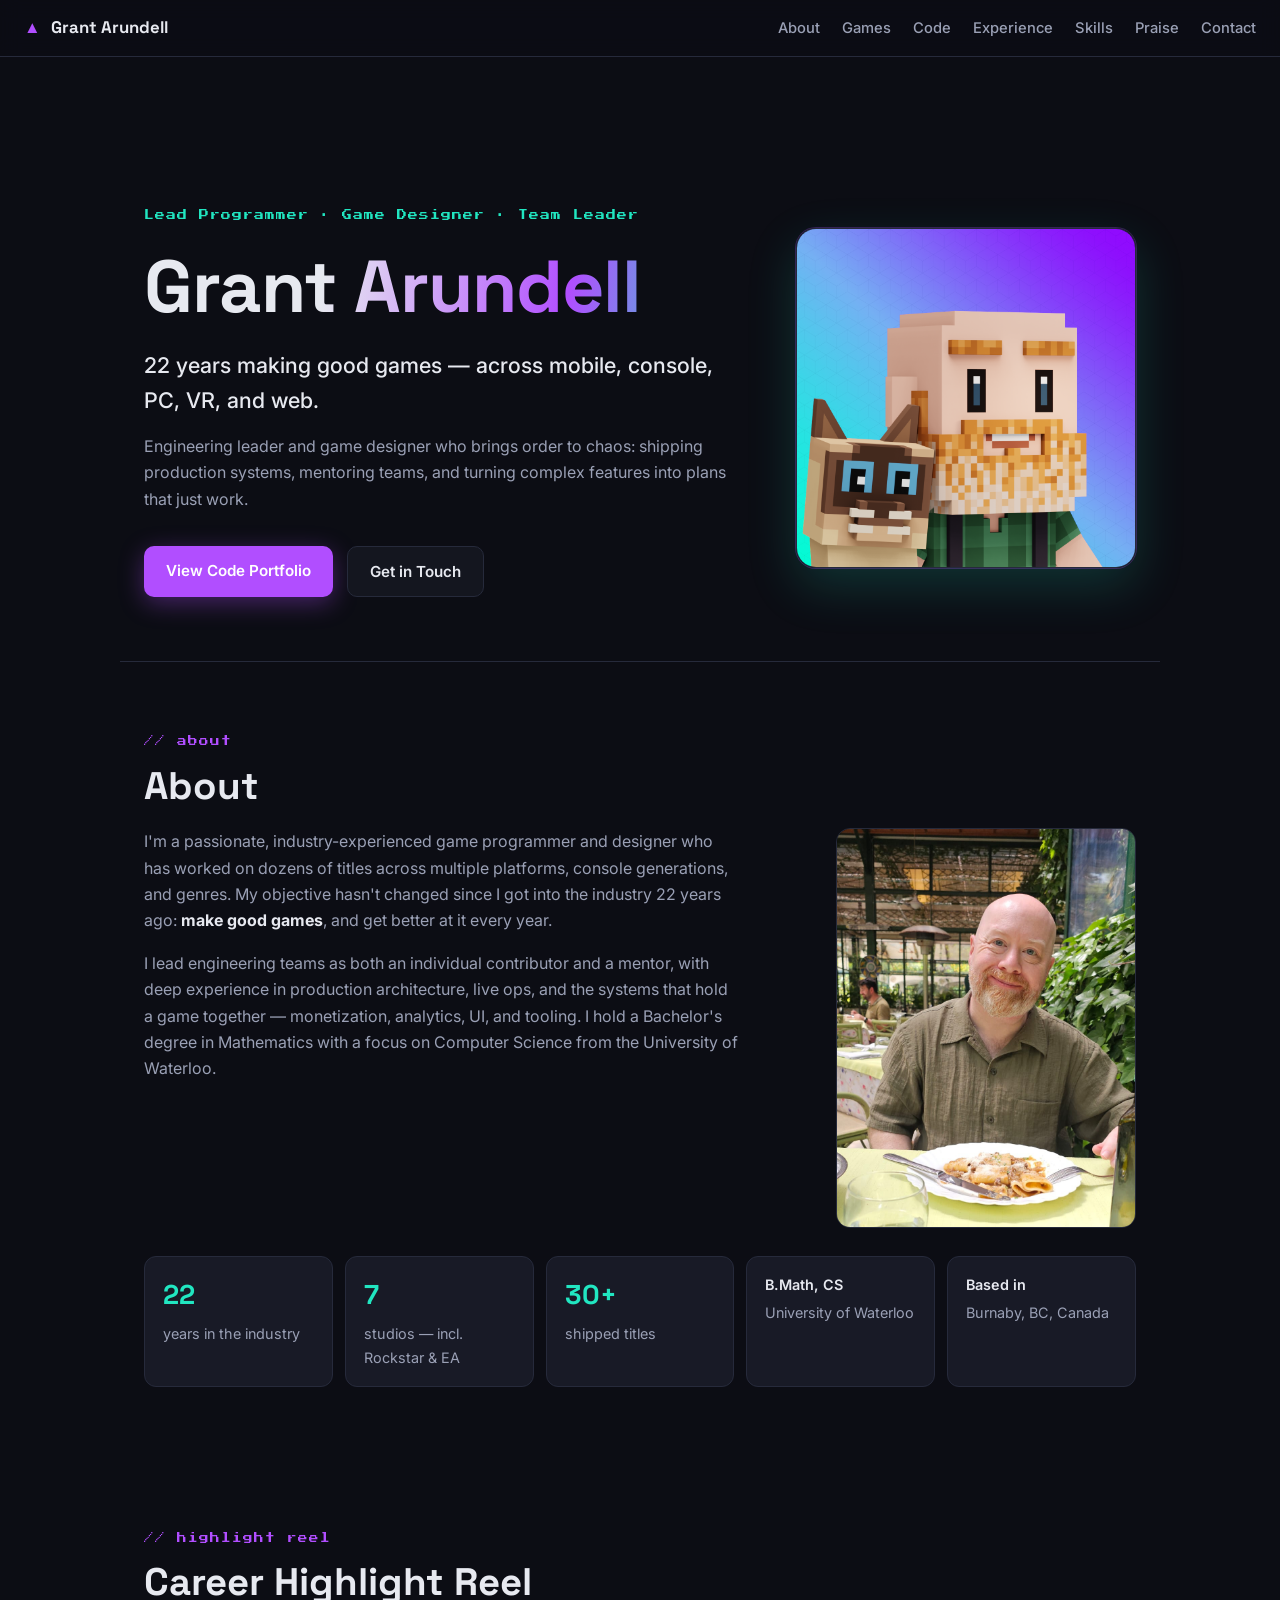
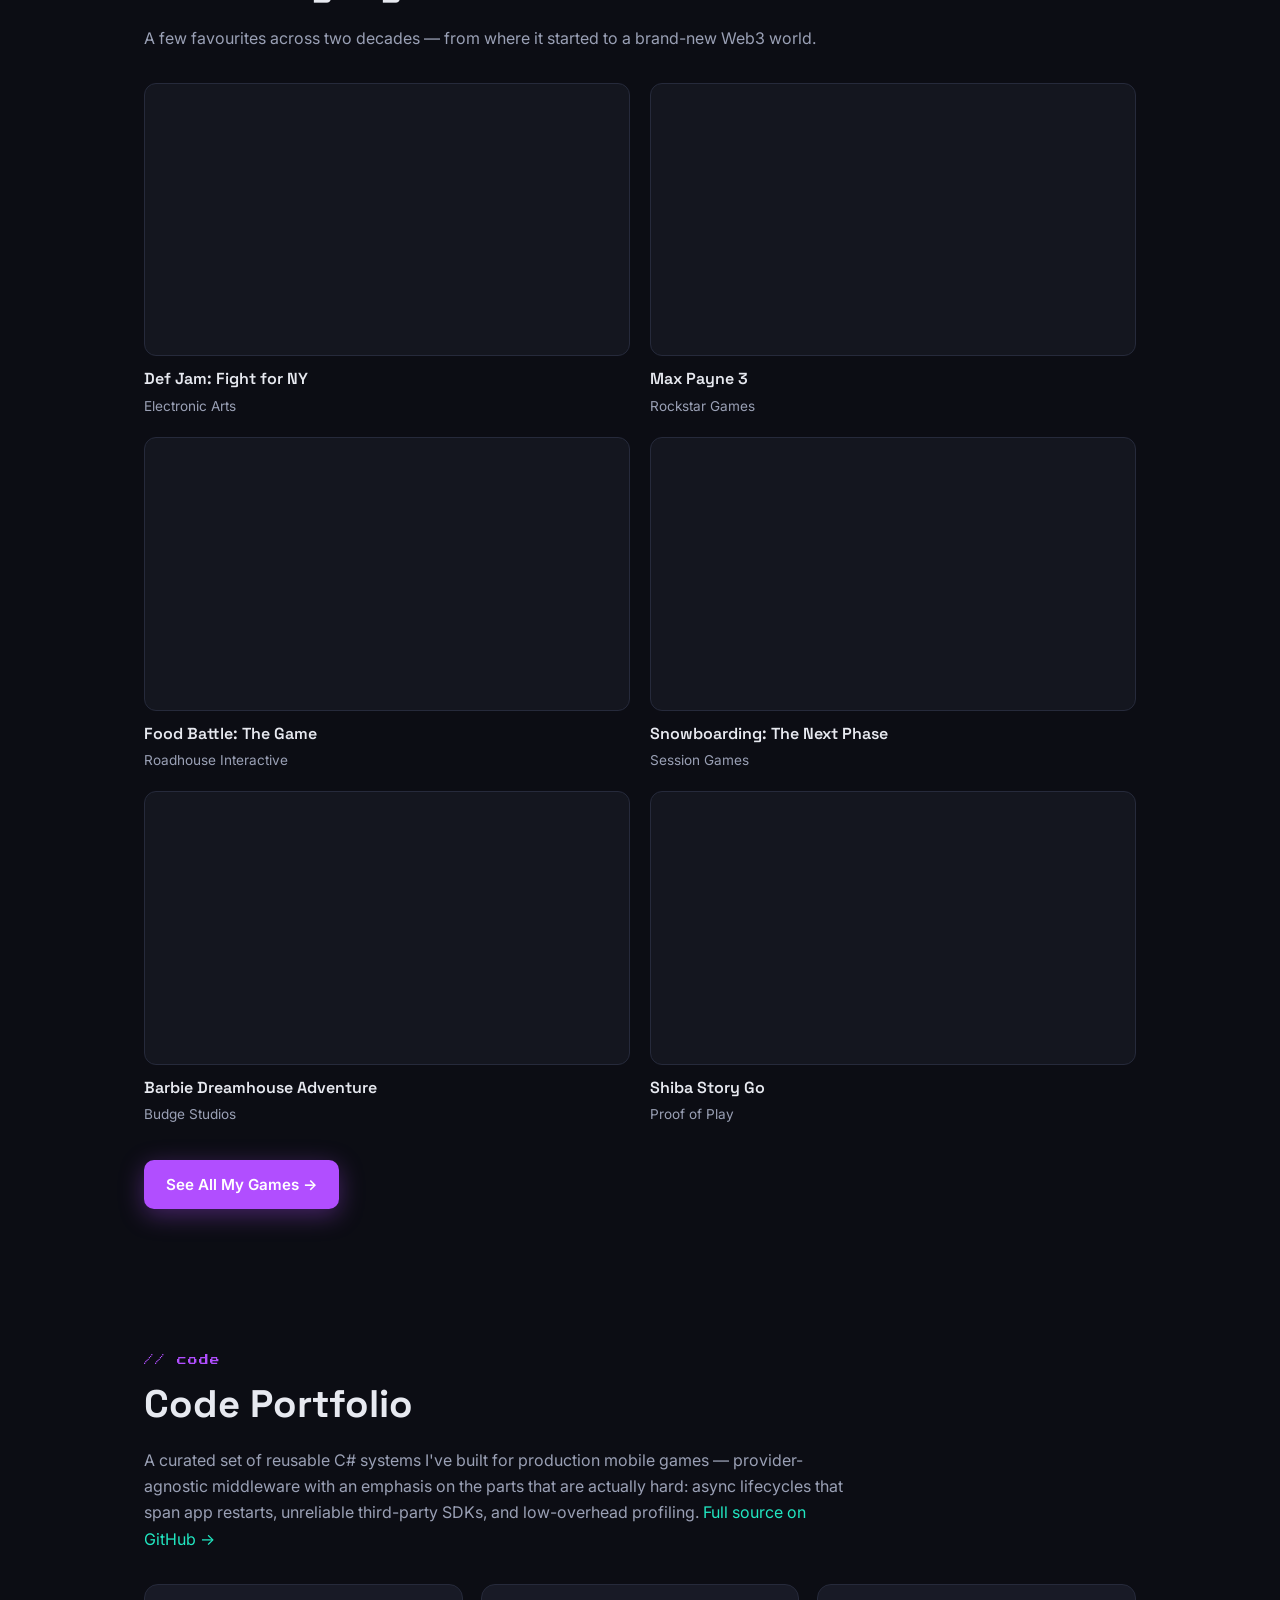
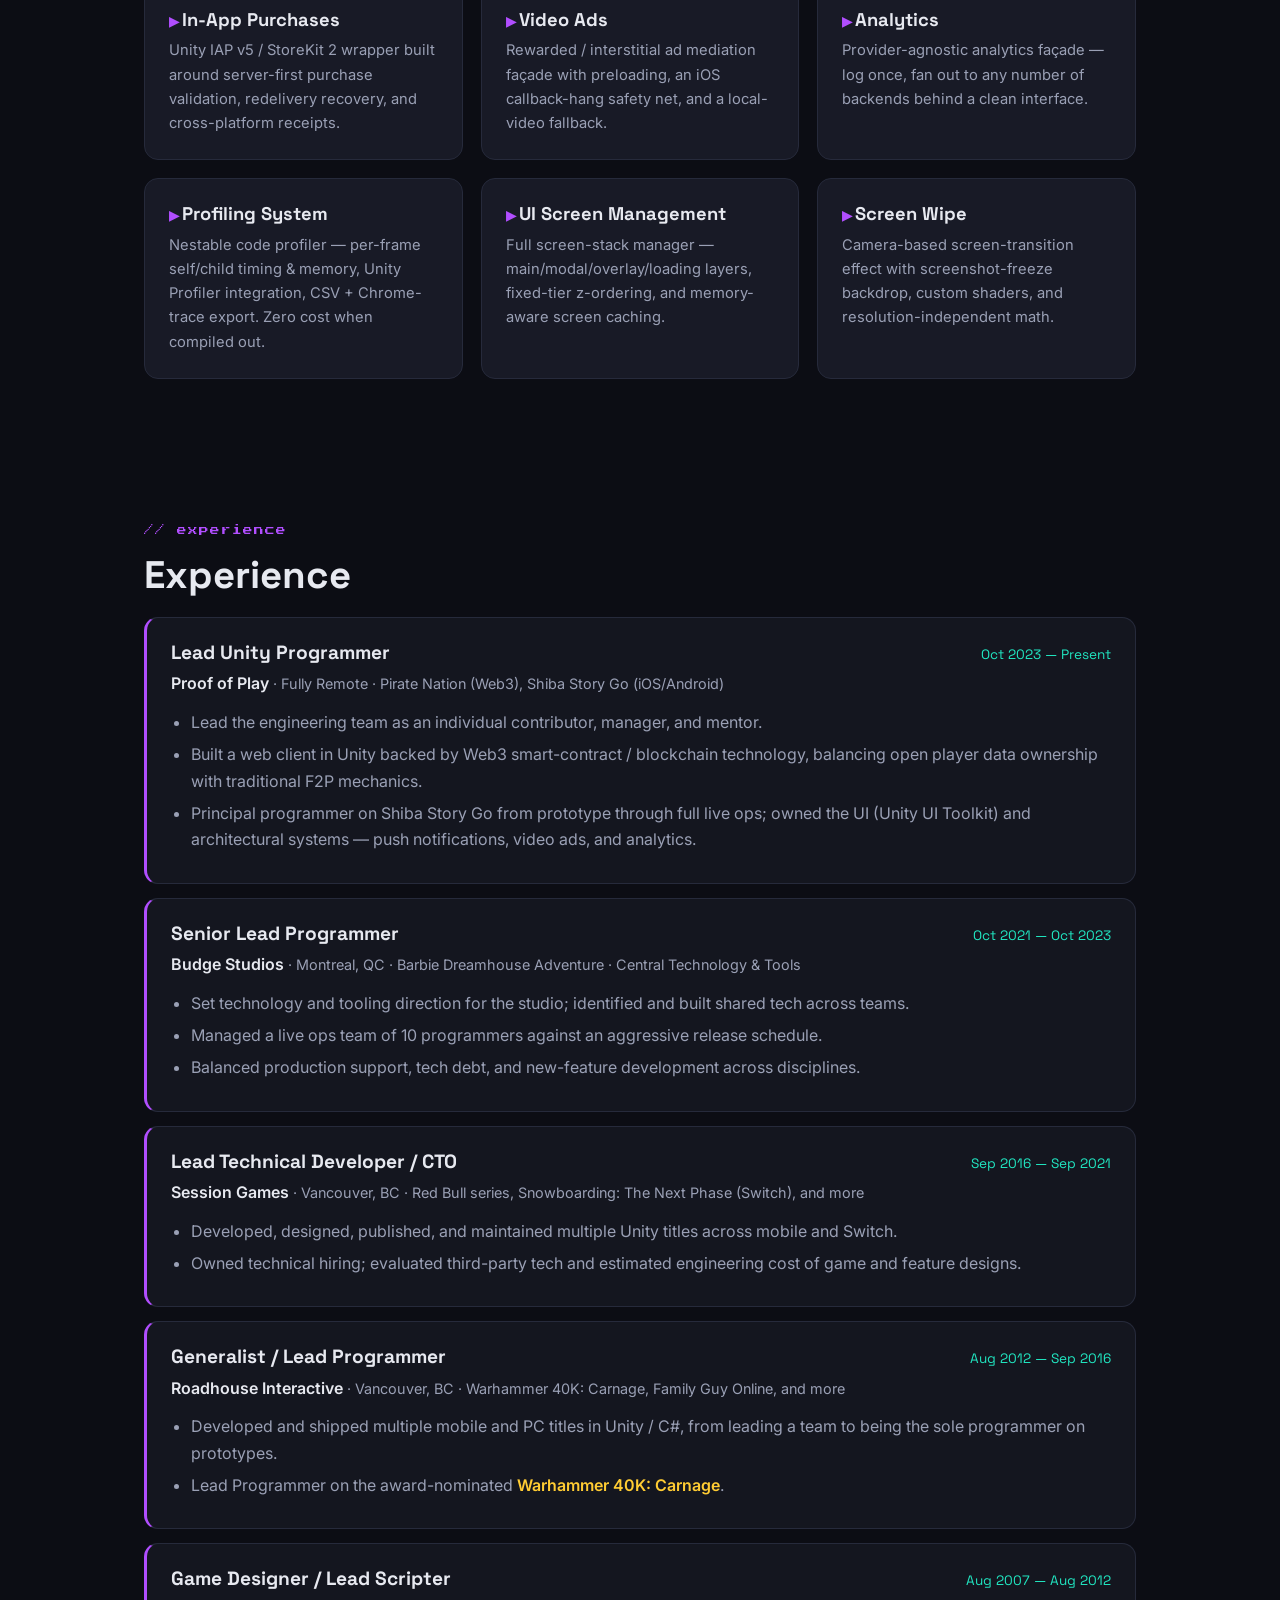
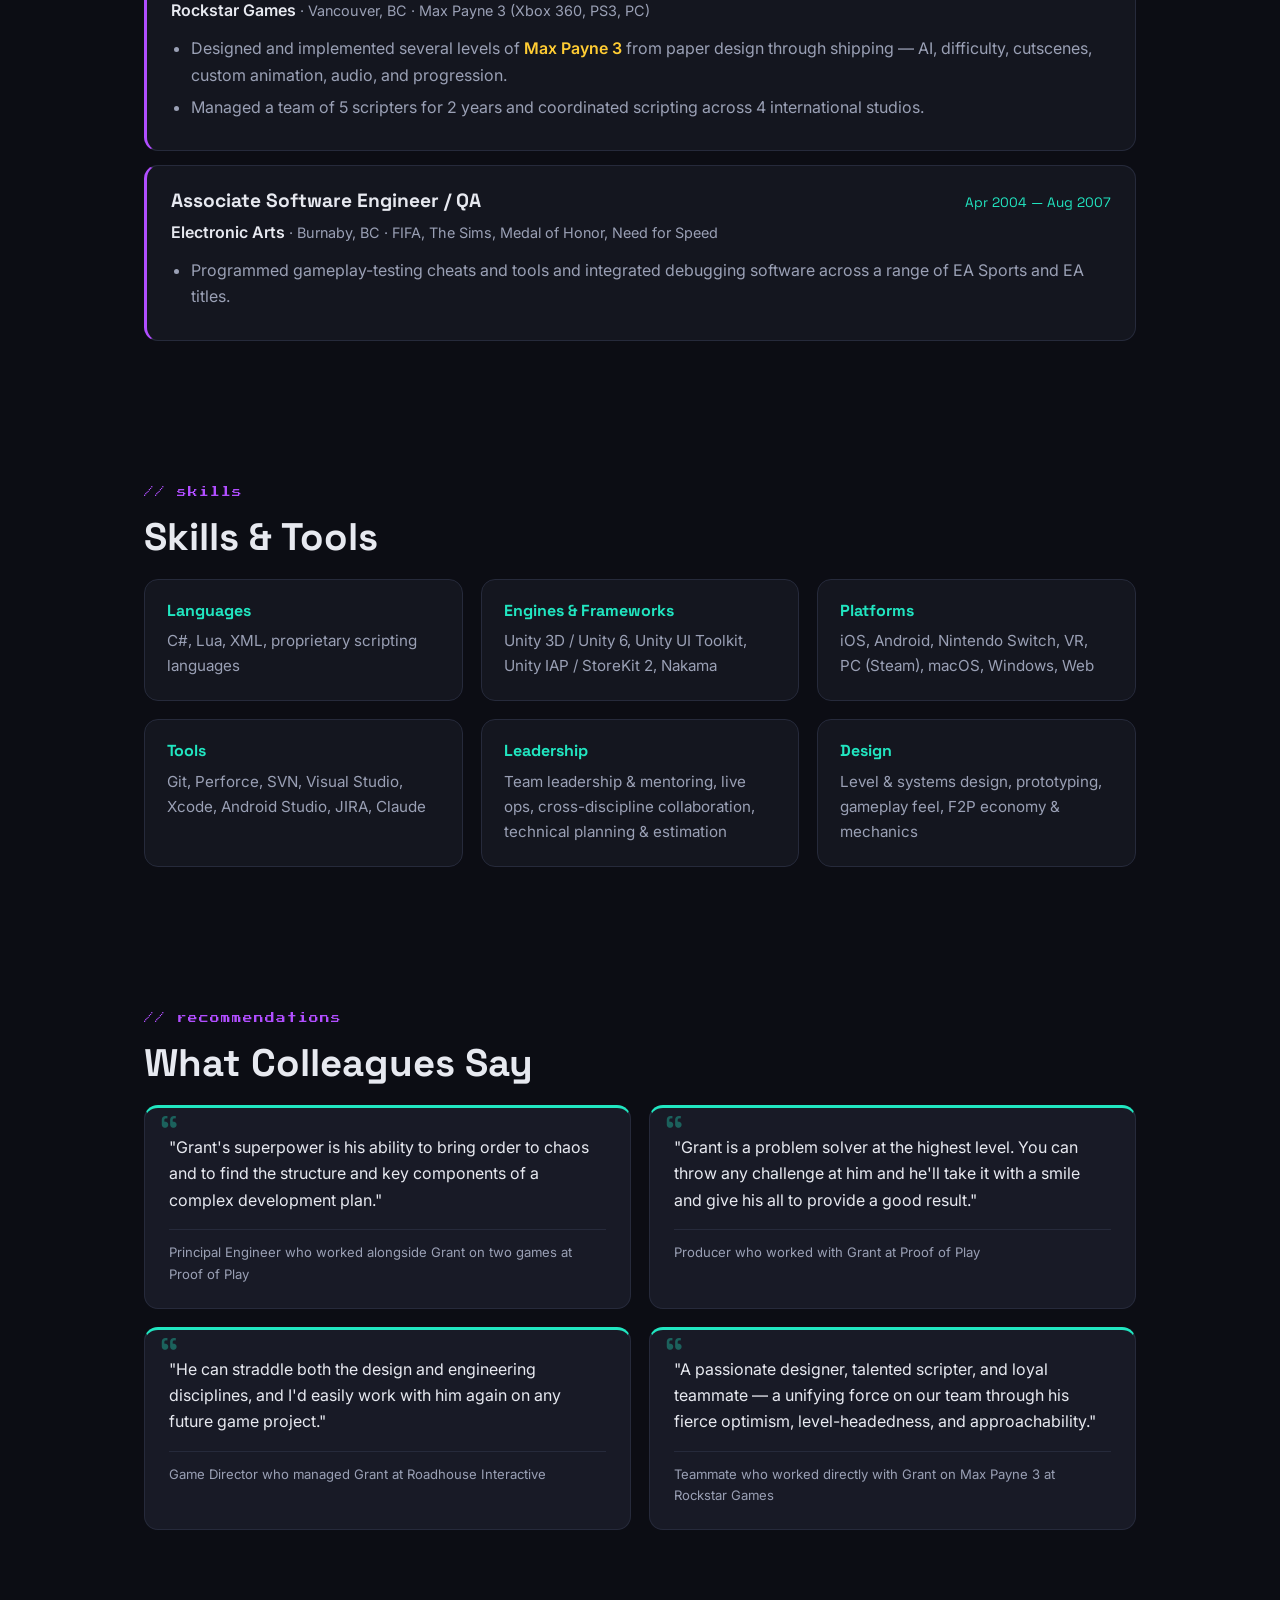
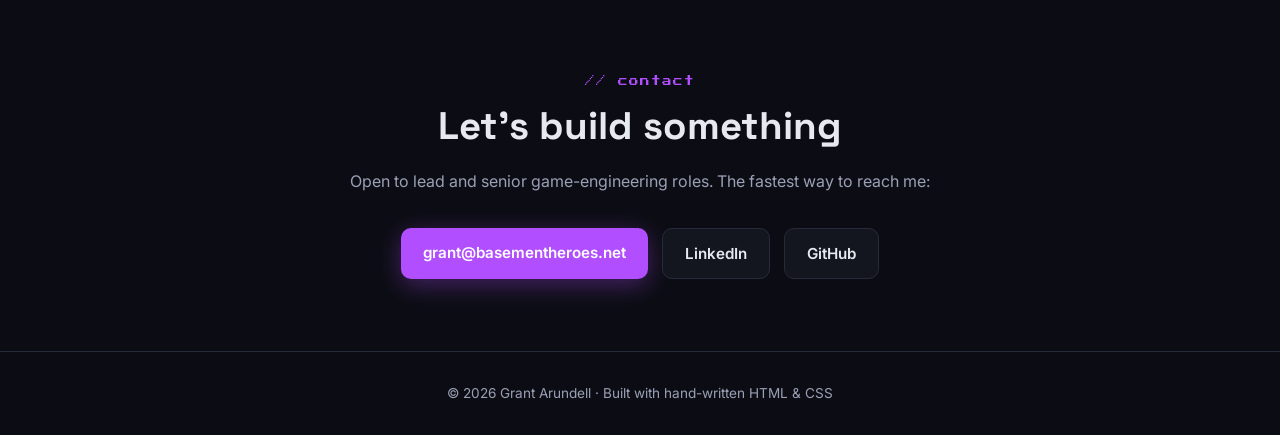
<file: home.html>
<!DOCTYPE html>
<html lang="en">
<head>
  <meta charset="UTF-8" />
  <meta name="viewport" content="width=device-width, initial-scale=1.0" />
  <title>Grant Arundell — Lead Game Programmer & Designer</title>
  <meta name="description" content="Grant Arundell — lead programmer, game designer, and engineering leader with 22 years shipping games across mobile, console, PC, and web. Rockstar, EA, Proof of Play, and more." />
  <meta property="og:title" content="Grant Arundell — Lead Game Programmer & Designer" />
  <meta property="og:description" content="22 years shipping games. Lead programmer, game designer, and engineering leader." />
  <meta property="og:type" content="website" />
  <meta property="og:url" content="https://basementheroes.net" />
  <link rel="preconnect" href="https://fonts.googleapis.com" />
  <link rel="preconnect" href="https://fonts.gstatic.com" crossorigin />
  <link href="https://fonts.googleapis.com/css2?family=Press+Start+2P&family=Space+Grotesk:wght@400;500;600;700&family=Inter:wght@400;500;600&display=swap" rel="stylesheet" />
  <link rel="stylesheet" href="styles.css" />
</head>
<body>
  <header class="nav">
    <a href="#top" class="brand"><span class="brand-mark">▲</span> Grant Arundell</a>
    <button class="nav-toggle" aria-label="Toggle menu" aria-expanded="false">☰</button>
    <nav class="nav-links">
      <a href="#about">About</a>
      <a href="#games">Games</a>
      <a href="#code">Code</a>
      <a href="#experience">Experience</a>
      <a href="#skills">Skills</a>
      <a href="#praise">Praise</a>
      <a href="#contact">Contact</a>
    </nav>
  </header>

  <main id="top">
    <!-- HERO -->
    <section class="hero">
      <div class="hero-text">
        <p class="kicker">Lead Programmer · Game Designer · Team Leader</p>
        <h1>Grant Arundell</h1>
        <p class="hero-tagline">22 years making good games — across mobile, console, PC, VR, and web.</p>
        <p class="hero-sub">Engineering leader and game designer who brings order to chaos: shipping production
          systems, mentoring teams, and turning complex features into plans that just work.</p>
        <div class="hero-cta">
          <a class="btn btn-primary" href="https://github.com/grant-basementheroes/code-portfolio">View Code Portfolio</a>
          <a class="btn btn-ghost" href="mailto:grant@basementheroes.net">Get in Touch</a>
        </div>
      </div>
      <div class="hero-avatar">
        <img src="assets/img/avatar-voxel.png" alt="Voxel avatar of Grant Arundell" width="340" height="340" />
      </div>
    </section>

    <!-- ABOUT -->
    <section id="about" class="section">
      <p class="section-kicker">// about</p>
      <h2>About</h2>
      <div class="about-top">
        <div class="about-bio">
          <p>I'm a passionate, industry-experienced game programmer and designer who has worked on
            dozens of titles across multiple platforms, console generations, and genres. My objective
            hasn't changed since I got into the industry 22 years ago: <strong>make good games</strong>,
            and get better at it every year.</p>
          <p>I lead engineering teams as both an individual contributor and a mentor, with deep
            experience in production architecture, live ops, and the systems that hold a game together —
            monetization, analytics, UI, and tooling. I hold a Bachelor's degree in Mathematics with a
            focus on Computer Science from the University of Waterloo.</p>
        </div>
        <img class="portrait" src="assets/img/grant.jpg" alt="Photo of Grant Arundell" />
      </div>
      <ul class="facts">
        <li><span class="facts-num">22</span> years in the industry</li>
        <li><span class="facts-num">7</span> studios — incl. Rockstar &amp; EA</li>
        <li><span class="facts-num">30+</span> shipped titles</li>
        <li><span class="facts-label">B.Math, CS</span> University of Waterloo</li>
        <li><span class="facts-label">Based in</span> Burnaby, BC, Canada</li>
      </ul>
    </section>

    <!-- GAMES -->
    <section id="games" class="section">
      <p class="section-kicker">// highlight reel</p>
      <h2>Career Highlight Reel</h2>
      <p class="section-intro">A few favourites across two decades — from where it started to a brand-new
        Web3 world.</p>
      <div class="reel">
        <div class="reel-item">
          <div class="video-embed"><iframe src="https://www.youtube-nocookie.com/embed/XsXqntszTuM" title="Def Jam: Fight for NY" loading="lazy" allow="accelerometer; clipboard-write; encrypted-media; gyroscope; picture-in-picture" allowfullscreen></iframe></div>
          <p class="reel-cap">Def Jam: Fight for NY <span>Electronic Arts</span></p>
        </div>
        <div class="reel-item">
          <div class="video-embed"><iframe src="https://www.youtube-nocookie.com/embed/4Uc_dbG7MR8" title="Max Payne 3" loading="lazy" allow="accelerometer; clipboard-write; encrypted-media; gyroscope; picture-in-picture" allowfullscreen></iframe></div>
          <p class="reel-cap">Max Payne 3 <span>Rockstar Games</span></p>
        </div>
        <div class="reel-item">
          <div class="video-embed"><iframe src="https://www.youtube-nocookie.com/embed/dzLG-DNNDJY" title="Food Battle: The Game" loading="lazy" allow="accelerometer; clipboard-write; encrypted-media; gyroscope; picture-in-picture" allowfullscreen></iframe></div>
          <p class="reel-cap">Food Battle: The Game <span>Roadhouse Interactive</span></p>
        </div>
        <div class="reel-item">
          <div class="video-embed"><iframe src="https://www.youtube-nocookie.com/embed/JwH8sGcEPj8" title="Snowboarding: The Next Phase" loading="lazy" allow="accelerometer; clipboard-write; encrypted-media; gyroscope; picture-in-picture" allowfullscreen></iframe></div>
          <p class="reel-cap">Snowboarding: The Next Phase <span>Session Games</span></p>
        </div>
        <div class="reel-item">
          <div class="video-embed"><iframe src="https://www.youtube-nocookie.com/embed/59Tz3TeLhIk" title="Barbie Dreamhouse Adventures" loading="lazy" allow="accelerometer; clipboard-write; encrypted-media; gyroscope; picture-in-picture" allowfullscreen></iframe></div>
          <p class="reel-cap">Barbie Dreamhouse Adventure <span>Budge Studios</span></p>
        </div>
        <div class="reel-item">
          <div class="video-embed"><iframe src="https://www.youtube-nocookie.com/embed/BYPMcGjJbsU" title="Shiba Story Go" loading="lazy" allow="accelerometer; clipboard-write; encrypted-media; gyroscope; picture-in-picture" allowfullscreen></iframe></div>
          <p class="reel-cap">Shiba Story Go <span>Proof of Play</span></p>
        </div>
      </div>
      <div class="hero-cta">
        <a class="btn btn-primary" href="games.html">See All My Games →</a>
      </div>
    </section>

    <!-- CODE PORTFOLIO -->
    <section id="code" class="section">
      <p class="section-kicker">// code</p>
      <h2>Code Portfolio</h2>
      <p class="section-intro">A curated set of reusable C# systems I've built for production
        mobile games — provider-agnostic middleware with an emphasis on the parts that are actually hard:
        async lifecycles that span app restarts, unreliable third-party SDKs, and low-overhead profiling.
        <a href="https://github.com/grant-basementheroes/code-portfolio">Full source on GitHub →</a></p>
      <div class="cards">
        <a class="card" href="https://github.com/grant-basementheroes/code-portfolio/tree/main/IAP">
          <h3>In-App Purchases</h3>
          <p>Unity IAP v5 / StoreKit 2 wrapper built around server-first purchase validation, redelivery recovery, and cross-platform receipts.</p>
        </a>
        <a class="card" href="https://github.com/grant-basementheroes/code-portfolio/tree/main/VideoAds">
          <h3>Video Ads</h3>
          <p>Rewarded / interstitial ad mediation façade with preloading, an iOS callback-hang safety net, and a local-video fallback.</p>
        </a>
        <a class="card" href="https://github.com/grant-basementheroes/code-portfolio/tree/main/Analytics">
          <h3>Analytics</h3>
          <p>Provider-agnostic analytics façade — log once, fan out to any number of backends behind a clean interface.</p>
        </a>
        <a class="card" href="https://github.com/grant-basementheroes/code-portfolio/tree/main/Benchmark">
          <h3>Profiling System</h3>
          <p>Nestable code profiler — per-frame self/child timing &amp; memory, Unity Profiler integration, CSV + Chrome-trace export. Zero cost when compiled out.</p>
        </a>
        <a class="card" href="https://github.com/grant-basementheroes/code-portfolio/tree/main/UI.ScreenManagement">
          <h3>UI Screen Management</h3>
          <p>Full screen-stack manager — main/modal/overlay/loading layers, fixed-tier z-ordering, and memory-aware screen caching.</p>
        </a>
        <a class="card" href="https://github.com/grant-basementheroes/code-portfolio/tree/main/ScreenWipe">
          <h3>Screen Wipe</h3>
          <p>Camera-based screen-transition effect with screenshot-freeze backdrop, custom shaders, and resolution-independent math.</p>
        </a>
      </div>
    </section>

    <!-- EXPERIENCE -->
    <section id="experience" class="section">
      <p class="section-kicker">// experience</p>
      <h2>Experience</h2>
      <div class="timeline">
        <div class="job">
          <div class="job-head"><h3>Lead Unity Programmer</h3><span class="job-date">Oct 2023 — Present</span></div>
          <p class="job-co">Proof of Play <span class="job-meta">· Fully Remote · Pirate Nation (Web3), Shiba Story Go (iOS/Android)</span></p>
          <ul>
            <li>Lead the engineering team as an individual contributor, manager, and mentor.</li>
            <li>Built a web client in Unity backed by Web3 smart-contract / blockchain technology, balancing open player data ownership with traditional F2P mechanics.</li>
            <li>Principal programmer on Shiba Story Go from prototype through full live ops; owned the UI (Unity UI Toolkit) and architectural systems — push notifications, video ads, and analytics.</li>
          </ul>
        </div>
        <div class="job">
          <div class="job-head"><h3>Senior Lead Programmer</h3><span class="job-date">Oct 2021 — Oct 2023</span></div>
          <p class="job-co">Budge Studios <span class="job-meta">· Montreal, QC · Barbie Dreamhouse Adventure · Central Technology &amp; Tools</span></p>
          <ul>
            <li>Set technology and tooling direction for the studio; identified and built shared tech across teams.</li>
            <li>Managed a live ops team of 10 programmers against an aggressive release schedule.</li>
            <li>Balanced production support, tech debt, and new-feature development across disciplines.</li>
          </ul>
        </div>
        <div class="job">
          <div class="job-head"><h3>Lead Technical Developer / CTO</h3><span class="job-date">Sep 2016 — Sep 2021</span></div>
          <p class="job-co">Session Games <span class="job-meta">· Vancouver, BC · Red Bull series, Snowboarding: The Next Phase (Switch), and more</span></p>
          <ul>
            <li>Developed, designed, published, and maintained multiple Unity titles across mobile and Switch.</li>
            <li>Owned technical hiring; evaluated third-party tech and estimated engineering cost of game and feature designs.</li>
          </ul>
        </div>
        <div class="job">
          <div class="job-head"><h3>Generalist / Lead Programmer</h3><span class="job-date">Aug 2012 — Sep 2016</span></div>
          <p class="job-co">Roadhouse Interactive <span class="job-meta">· Vancouver, BC · Warhammer 40K: Carnage, Family Guy Online, and more</span></p>
          <ul>
            <li>Developed and shipped multiple mobile and PC titles in Unity / C#, from leading a team to being the sole programmer on prototypes.</li>
            <li>Lead Programmer on the award-nominated <em>Warhammer 40K: Carnage</em>.</li>
          </ul>
        </div>
        <div class="job">
          <div class="job-head"><h3>Game Designer / Lead Scripter</h3><span class="job-date">Aug 2007 — Aug 2012</span></div>
          <p class="job-co">Rockstar Games <span class="job-meta">· Vancouver, BC · Max Payne 3 (Xbox 360, PS3, PC)</span></p>
          <ul>
            <li>Designed and implemented several levels of <em>Max Payne 3</em> from paper design through shipping — AI, difficulty, cutscenes, custom animation, audio, and progression.</li>
            <li>Managed a team of 5 scripters for 2 years and coordinated scripting across 4 international studios.</li>
          </ul>
        </div>
        <div class="job">
          <div class="job-head"><h3>Associate Software Engineer / QA</h3><span class="job-date">Apr 2004 — Aug 2007</span></div>
          <p class="job-co">Electronic Arts <span class="job-meta">· Burnaby, BC · FIFA, The Sims, Medal of Honor, Need for Speed</span></p>
          <ul>
            <li>Programmed gameplay-testing cheats and tools and integrated debugging software across a range of EA Sports and EA titles.</li>
          </ul>
        </div>
      </div>
    </section>

    <!-- SKILLS -->
    <section id="skills" class="section">
      <p class="section-kicker">// skills</p>
      <h2>Skills &amp; Tools</h2>
      <div class="skills-grid">
        <div class="skill-group">
          <h3>Languages</h3>
          <p>C#, Lua, XML, proprietary scripting languages</p>
        </div>
        <div class="skill-group">
          <h3>Engines &amp; Frameworks</h3>
          <p>Unity 3D / Unity 6, Unity UI Toolkit, Unity IAP / StoreKit 2, Nakama</p>
        </div>
        <div class="skill-group">
          <h3>Platforms</h3>
          <p>iOS, Android, Nintendo Switch, VR, PC (Steam), macOS, Windows, Web</p>
        </div>
        <div class="skill-group">
          <h3>Tools</h3>
          <p>Git, Perforce, SVN, Visual Studio, Xcode, Android Studio, JIRA, Claude</p>
        </div>
        <div class="skill-group">
          <h3>Leadership</h3>
          <p>Team leadership &amp; mentoring, live ops, cross-discipline collaboration, technical planning &amp; estimation</p>
        </div>
        <div class="skill-group">
          <h3>Design</h3>
          <p>Level &amp; systems design, prototyping, gameplay feel, F2P economy &amp; mechanics</p>
        </div>
      </div>
    </section>

    <!-- RECOMMENDATIONS -->
    <section id="praise" class="section">
      <p class="section-kicker">// recommendations</p>
      <h2>What Colleagues Say</h2>
      <div class="quotes">
        <blockquote class="quote">
          <p>"Grant's superpower is his ability to bring order to chaos and to find the structure and key components of a complex development plan."</p>
          <cite>Principal Engineer who worked alongside Grant on two games at Proof of Play</cite>
        </blockquote>
        <blockquote class="quote">
          <p>"Grant is a problem solver at the highest level. You can throw any challenge at him and he'll take it with a smile and give his all to provide a good result."</p>
          <cite>Producer who worked with Grant at Proof of Play</cite>
        </blockquote>
        <blockquote class="quote">
          <p>"He can straddle both the design and engineering disciplines, and I'd easily work with him again on any future game project."</p>
          <cite>Game Director who managed Grant at Roadhouse Interactive</cite>
        </blockquote>
        <blockquote class="quote">
          <p>"A passionate designer, talented scripter, and loyal teammate — a unifying force on our team through his fierce optimism, level-headedness, and approachability."</p>
          <cite>Teammate who worked directly with Grant on Max Payne 3 at Rockstar Games</cite>
        </blockquote>
      </div>
    </section>

    <!-- CONTACT -->
    <section id="contact" class="section section-contact">
      <p class="section-kicker">// contact</p>
      <h2>Let's build something</h2>
      <p class="section-intro">Open to lead and senior game-engineering roles. The fastest way to reach me:</p>
      <div class="hero-cta">
        <a class="btn btn-primary" href="mailto:grant@basementheroes.net">grant@basementheroes.net</a>
        <a class="btn btn-ghost" href="https://www.linkedin.com/in/grantarundell/">LinkedIn</a>
        <a class="btn btn-ghost" href="https://github.com/grant-basementheroes">GitHub</a>
      </div>
    </section>
  </main>

  <footer class="footer">
    <p>© <span id="year">2026</span> Grant Arundell · Built with hand-written HTML &amp; CSS</p>
  </footer>

  <script src="main.js"></script>
</body>
</html>
</file>
<file: styles.css>
/* ===== Grant Arundell — basementheroes.net ===== */
:root {
  --bg:        #0c0d14;
  --bg-soft:   #14161f;
  --bg-card:   #181a26;
  --border:    #262a3b;
  --text:      #e7e9f0;
  --text-dim:  #9aa0b5;
  --accent:    #b14eff;   /* electric purple */
  --accent-2:  #21e6c1;   /* cyan */
  --gold:      #ffcc33;
  --max-w:     1040px;
}

* { box-sizing: border-box; margin: 0; padding: 0; }

html { scroll-behavior: smooth; scroll-padding-top: 72px; }

body {
  background: var(--bg);
  color: var(--text);
  font-family: "Inter", system-ui, -apple-system, sans-serif;
  line-height: 1.65;
  -webkit-font-smoothing: antialiased;
}

a { color: var(--accent-2); text-decoration: none; }
a:hover { text-decoration: underline; }

h1, h2, h3 { font-family: "Space Grotesk", sans-serif; line-height: 1.15; }

/* ===== Nav ===== */
.nav {
  position: sticky; top: 0; z-index: 100;
  display: flex; align-items: center; justify-content: space-between;
  padding: 14px 24px;
  background: rgba(12,13,20,0.85);
  backdrop-filter: blur(10px);
  border-bottom: 1px solid var(--border);
}
.brand { color: var(--text); font-family: "Space Grotesk", sans-serif; font-weight: 700; font-size: 1.05rem; }
.brand:hover { text-decoration: none; }
.brand-mark { color: var(--accent); margin-right: 6px; }
.nav-links { display: flex; gap: 22px; }
.nav-links a { color: var(--text-dim); font-size: 0.92rem; font-weight: 500; }
.nav-links a:hover { color: var(--text); text-decoration: none; }
.nav-toggle { display: none; background: none; border: 0; color: var(--text); font-size: 1.5rem; cursor: pointer; }

/* ===== Layout ===== */
.section { max-width: var(--max-w); margin: 0 auto; padding: 72px 24px; }
.section-kicker { font-family: "Press Start 2P", monospace; font-size: 0.6rem; color: var(--accent); letter-spacing: 1px; margin-bottom: 14px; }
h2 { font-size: clamp(1.7rem, 4vw, 2.4rem); margin-bottom: 20px; }
.section-intro { color: var(--text-dim); max-width: 70ch; margin-bottom: 32px; }

/* ===== Hero ===== */
.hero {
  max-width: var(--max-w); margin: 0 auto;
  padding: clamp(72px, 14vw, 150px) 24px 64px;
  border-bottom: 1px solid var(--border);
  display: flex; align-items: center; gap: 48px;
}
.hero-text { flex: 1; min-width: 0; }
.hero-avatar { flex-shrink: 0; }
.hero-avatar img {
  width: clamp(200px, 30vw, 340px); height: auto; border-radius: 20px;
  border: 1px solid var(--border);
  box-shadow: 0 0 0 1px rgba(177,78,255,.25), 0 18px 50px rgba(33,230,193,.18);
}
.kicker {
  font-family: "Press Start 2P", monospace; font-size: 0.62rem;
  color: var(--accent-2); letter-spacing: 1px; margin-bottom: 22px;
}
h1 {
  font-size: clamp(2.6rem, 8vw, 4.6rem); font-weight: 700; letter-spacing: -1px;
  background: linear-gradient(100deg, var(--text) 30%, var(--accent) 70%, var(--accent-2));
  -webkit-background-clip: text; background-clip: text; -webkit-text-fill-color: transparent;
}
.hero-tagline { font-size: clamp(1.05rem, 2.5vw, 1.35rem); color: var(--text); margin-top: 18px; font-weight: 500; }
.hero-sub { color: var(--text-dim); max-width: 60ch; margin-top: 14px; }
.hero-cta { display: flex; flex-wrap: wrap; gap: 14px; margin-top: 34px; }

/* ===== Buttons ===== */
.btn {
  display: inline-block; padding: 12px 22px; border-radius: 10px;
  font-weight: 600; font-size: 0.95rem; transition: transform .12s ease, box-shadow .12s ease;
}
.btn:hover { text-decoration: none; transform: translateY(-2px); }
.btn-primary { background: var(--accent); color: #fff; box-shadow: 0 6px 24px rgba(177,78,255,.35); }
.btn-primary:hover { box-shadow: 0 10px 30px rgba(177,78,255,.5); }
.btn-ghost { border: 1px solid var(--border); color: var(--text); background: var(--bg-soft); }
.btn-ghost:hover { border-color: var(--accent-2); color: var(--accent-2); }

/* ===== About ===== */
.about-top { display: grid; grid-template-columns: 1.7fr 1fr; gap: 44px; align-items: start; margin-bottom: 28px; }
.about-bio p { color: var(--text-dim); margin-bottom: 16px; }
.about-bio strong { color: var(--text); }
.portrait { width: 100%; max-width: 300px; aspect-ratio: 3 / 4; object-fit: cover; border-radius: 14px; border: 1px solid var(--border); justify-self: end; }
.facts { list-style: none; display: grid; grid-template-columns: repeat(auto-fit, minmax(150px, 1fr)); gap: 12px; }
.facts li { background: var(--bg-card); border: 1px solid var(--border); border-radius: 12px; padding: 16px 18px; color: var(--text-dim); font-size: 0.9rem; }
.facts-num { display: block; font-family: "Space Grotesk", sans-serif; font-weight: 700; font-size: 1.7rem; color: var(--accent-2); margin-bottom: 4px; }
.facts-label { display: block; color: var(--text); font-weight: 600; margin-bottom: 4px; }

/* ===== Cards (code portfolio) ===== */
.cards { display: grid; grid-template-columns: repeat(auto-fill, minmax(280px, 1fr)); gap: 18px; }
.card {
  display: block; padding: 24px; border-radius: 14px;
  background: var(--bg-card); border: 1px solid var(--border); color: var(--text);
  transition: transform .15s ease, border-color .15s ease;
}
.card:hover { text-decoration: none; transform: translateY(-4px); border-color: var(--accent); }
.card h3 { font-size: 1.15rem; margin-bottom: 8px; color: var(--text); }
.card h3::before { content: "▶ "; color: var(--accent); font-size: 0.7em; }
.card p { color: var(--text-dim); font-size: 0.92rem; }

/* ===== Timeline / experience ===== */
.timeline { display: flex; flex-direction: column; gap: 14px; }
.job { padding: 24px; border-radius: 14px; background: var(--bg-soft); border: 1px solid var(--border); border-left: 3px solid var(--accent); }
.job-head { display: flex; flex-wrap: wrap; align-items: baseline; justify-content: space-between; gap: 8px; }
.job-head h3 { font-size: 1.2rem; }
.job-date { font-family: "Space Grotesk", sans-serif; color: var(--accent-2); font-size: 0.85rem; white-space: nowrap; }
.job-co { color: var(--text); font-weight: 600; margin: 4px 0 12px; }
.job-meta { color: var(--text-dim); font-weight: 400; font-size: 0.9rem; }
.job ul { padding-left: 20px; color: var(--text-dim); }
.job li { margin-bottom: 6px; }
.job em { color: var(--gold); font-style: normal; font-weight: 600; }

/* ===== Games ===== */
.games-grid { list-style: none; display: grid; grid-template-columns: repeat(auto-fill, minmax(200px, 1fr)); gap: 12px; }
.games-grid li {
  padding: 14px 18px; border-radius: 10px; background: var(--bg-card);
  border: 1px solid var(--border); color: var(--text); font-weight: 500; font-size: 0.95rem;
}
.games-grid li::before { content: "🎮 "; }

/* ===== Skills ===== */
.skills-grid { display: grid; grid-template-columns: repeat(auto-fill, minmax(260px, 1fr)); gap: 18px; }
.skill-group { padding: 22px; border-radius: 14px; background: var(--bg-soft); border: 1px solid var(--border); }
.skill-group h3 { font-size: 1rem; color: var(--accent-2); margin-bottom: 8px; }
.skill-group p { color: var(--text-dim); font-size: 0.95rem; }

/* ===== Recommendations ===== */
.quotes { display: grid; grid-template-columns: repeat(auto-fill, minmax(320px, 1fr)); gap: 18px; }
.quote {
  position: relative; padding: 26px 24px 22px; border-radius: 14px;
  background: var(--bg-card); border: 1px solid var(--border); border-top: 3px solid var(--accent-2);
}
.quote::before {
  content: "\201C"; position: absolute; top: 2px; left: 14px;
  font-family: "Space Grotesk", sans-serif; font-size: 3rem; color: var(--accent-2); opacity: .35; line-height: 1;
}
.quote p { color: var(--text); font-size: 1rem; margin-bottom: 16px; }
.quote cite { display: block; color: var(--text-dim); font-size: 0.82rem; font-style: normal; border-top: 1px solid var(--border); padding-top: 12px; }

/* ===== Contact ===== */
.section-contact { text-align: center; }
.section-contact .section-kicker, .section-contact .section-intro { margin-left: auto; margin-right: auto; }
.section-contact .hero-cta { justify-content: center; }

/* ===== Footer ===== */
.footer { border-top: 1px solid var(--border); padding: 30px 24px; text-align: center; color: var(--text-dim); font-size: 0.85rem; }

/* ===== Highlight reel (home) ===== */
.reel { display: grid; grid-template-columns: repeat(2, 1fr); gap: 20px; margin-bottom: 30px; }
.reel-cap { margin-top: 10px; font-family: "Space Grotesk", sans-serif; font-weight: 600; color: var(--text); }
.reel-cap span { display: block; font-family: "Inter", sans-serif; font-weight: 400; font-size: 0.85rem; color: var(--text-dim); margin-top: 2px; }

/* ===== Games page ===== */
.games-hero { display: block; }
.games-list { padding-top: 16px; padding-bottom: 16px; }
.studio-divider { margin: 48px 0 6px; padding-top: 22px; border-top: 2px solid var(--accent); }
.studio-divider:first-child { margin-top: 0; padding-top: 0; border-top: 0; }
.studio-divider h2 { font-size: clamp(1.4rem, 3.5vw, 1.9rem); }
.studio-meta { color: var(--accent-2); font-family: "Space Grotesk", sans-serif; font-size: 0.85rem; margin-top: 4px; }
.studio-note { color: var(--text-dim); font-size: 0.92rem; max-width: 78ch; margin: 12px 0 4px; }
.game { padding: 28px 0; border-bottom: 1px solid var(--border); }
.game:last-child { border-bottom: 0; }
.game-head h3 { font-size: clamp(1.25rem, 3vw, 1.6rem); }
.game-meta { color: var(--accent-2); font-family: "Space Grotesk", sans-serif; font-size: 0.9rem; margin-top: 6px; }
.game-work { color: var(--text-dim); margin: 16px 0 24px; max-width: 78ch; }
.game-work em { color: var(--gold); font-style: normal; font-weight: 600; }
.game-work ul { padding-left: 20px; margin-top: 10px; }
.game-work li { margin-bottom: 6px; }
.game-videos { display: grid; grid-template-columns: repeat(auto-fit, minmax(260px, 1fr)); gap: 18px; }
.video-label { font-family: "Press Start 2P", monospace; font-size: 0.52rem; color: var(--accent); letter-spacing: 1px; margin-bottom: 8px; }
.video-embed { position: relative; aspect-ratio: 16 / 9; border-radius: 12px; overflow: hidden; border: 1px solid var(--border); background: var(--bg-soft); }
.video-embed iframe { position: absolute; inset: 0; width: 100%; height: 100%; border: 0; }
.video-embed.placeholder { display: flex; align-items: center; justify-content: center; border-style: dashed; color: var(--text-dim); font-size: 0.82rem; text-align: center; padding: 12px; }

/* ===== Responsive ===== */
@media (max-width: 760px) {
  .nav-toggle { display: block; }
  .nav-links {
    display: none; position: absolute; top: 60px; right: 0; left: 0;
    flex-direction: column; gap: 0; background: var(--bg-soft);
    border-bottom: 1px solid var(--border); padding: 8px 0;
  }
  .nav-links.open { display: flex; }
  .nav-links a { padding: 12px 24px; }
  .about-top { grid-template-columns: 1fr; }
  .reel { grid-template-columns: 1fr; }
  .hero { flex-direction: column-reverse; gap: 28px; text-align: center; }
  .hero-cta { justify-content: center; }
  .portrait { max-width: 240px; justify-self: center; }
}
</file>
